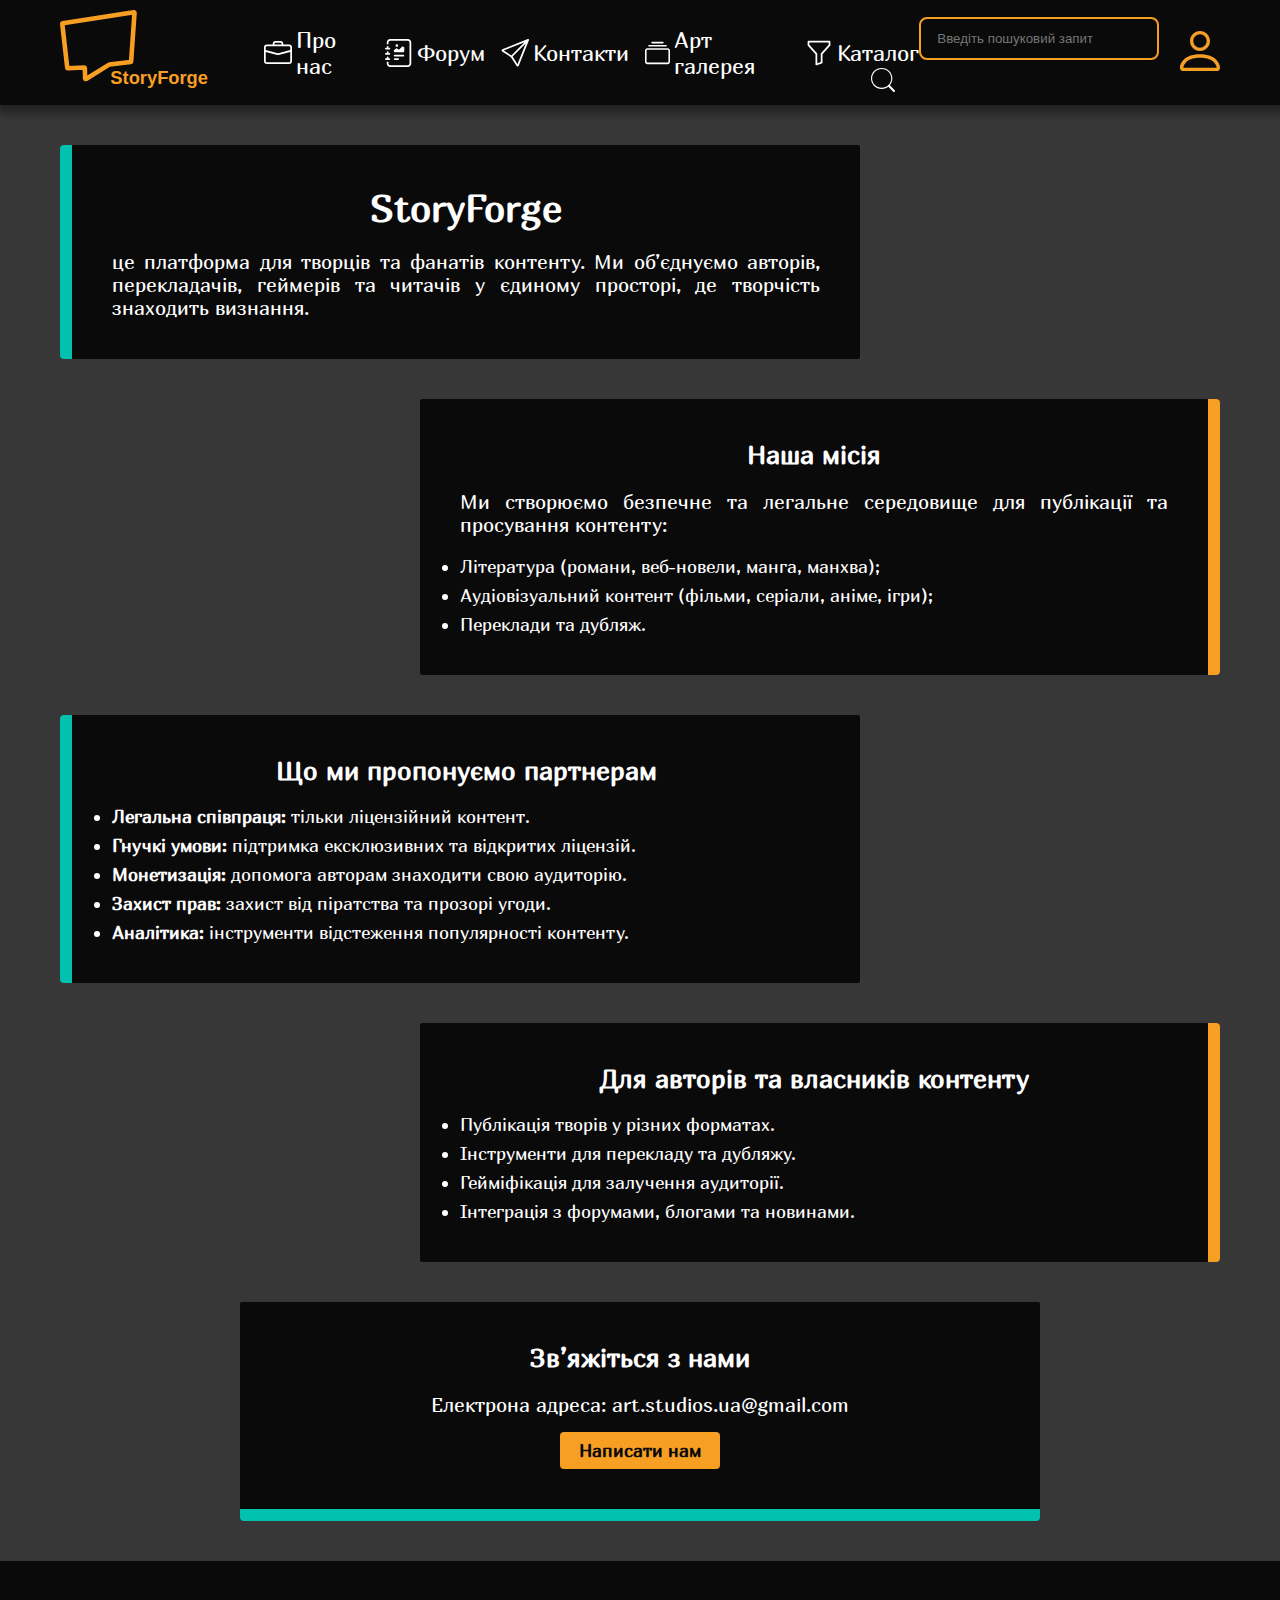
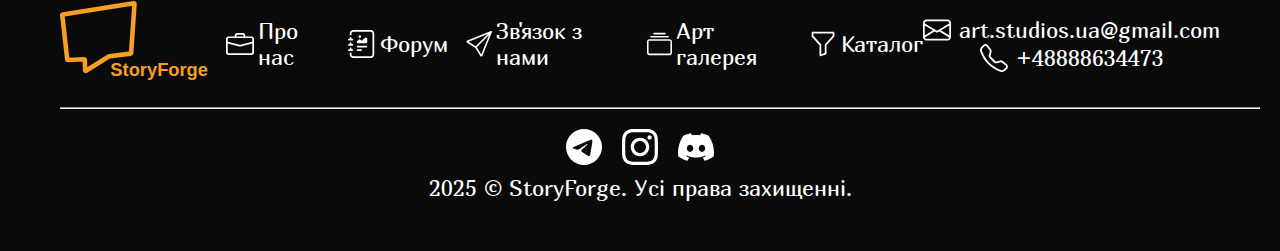
<file: pages/about.html>
<!DOCTYPE html>
<html lang="uk">
<head>
    <meta charset="UTF-8">
    <meta name="viewport" content="width=device-width, initial-scale=1.0">
    <link class="favicon" rel="icon" href="../images/ui/logo-favicon.svg" type="image/svg+xml">
    <link rel="stylesheet" href="../css/general.css">
    <link rel="stylesheet" href="../css/about.css">
    <title>StoryForge - Про нас</title>
</head>
<body>
    <header class="header">
        <div class="container">
            <div class="header-content">
                <nav class="nav-site">
                    <div class="logo-site">
                        <a href="../index.html">
                            <picture>
                                <img src="../images/ui/logo-site.svg" alt="Логотип сайту">
                            </picture>
                        </a>
                    </div>
                    <ul class="nav-site-list">
                        <li>
                            <a href="./about.html">
                                <img src="../images/ui/briefcase-white.svg" alt="Значок про нас">
                                <span>Про нас</span>
                            </a>
                        </li>
                        <li>
                            <a href="./articles.html">
                                <img src="../images/ui/journal-richtext.svg" alt="Значок форуму">
                                <span>Форум</span>
                            </a>
                        </li>
                        <li>
                            <a href="./contacts.html">
                                <img src="../images/ui/send.svg" alt="Значок контактів">
                                <span>Контакти</span>
                            </a>
                        </li>
                        <li>
                            <a href="./gallery.html">
                                <img src="../images/ui/union.svg" alt="Значок галереї">
                                <span>Арт галерея</span></a>
                        </li>
                        <li><a href="./katalog.html">
                                <img src="../images/ui/funnel.svg" alt="Значок каталогу">
                                <span>Каталог</span>
                            </a>
                        </li>
                    </ul>
                </nav>
                <nav class="nav-user">
                    <form action="#" method="get" class="search-form">
                        <fieldset>
                            <div class="search-box">
                                <input type="search" placeholder="Введіть пошуковий запит">
                                <img src="../images/ui/search-icon.svg" alt="Значок пошуку">
                            </div>
                        </fieldset>
                    </form>
                    <div class="user-box">
                        <a href="./signin.html" class="btn-user-signin">
                            <img src="../images/ui/person.svg" alt="Значок Реєстрації">
                        </a>
                    </div>
                </nav>
            </div>
        </div>
    </header>
    <main class="main">
        <div class="container">
            <section class="about-box">
                <div class="about-box-section-1">
                    <div>
                        <h1>StoryForge</h1>
                        <p>
                            це платформа для творців та фанатів контенту.
                            Ми об’єднуємо авторів, перекладачів, геймерів 
                            та читачів у єдиному просторі, де творчість знаходить визнання.
                        </p>
                    </div>
                </div>
                <div class="about-box-section-2">
                    <div>
                        <h2>Наша місія</h2>
                        <p>Ми створюємо безпечне та легальне середовище для публікації та просування контенту:</p>
                        <ul>
                            <li>Література (романи, веб-новели, манга, манхва);</li>
                            <li>Аудіовізуальний контент (фільми, серіали, аніме, ігри);</li>
                            <li>Переклади та дубляж.</li>
                        </ul>
                    </div>
                </div>
                <div class="about-box-section-3">
                     <h2>Що ми пропонуємо партнерам</h2>
                    <ul>
                        <li><strong>Легальна співпраця:</strong> тільки ліцензійний контент.</li>
                        <li><strong>Гнучкі умови:</strong> підтримка ексклюзивних та відкритих ліцензій.</li>
                        <li><strong>Монетизація:</strong> допомога авторам знаходити свою аудиторію.</li>
                        <li><strong>Захист прав:</strong> захист від піратства та прозорі угоди.</li>
                        <li><strong>Аналітика:</strong> інструменти відстеження популярності контенту.</li>
                    </ul>
                </div>
                <div class="about-box-section-4">
                    <div>
                        <h2>Для авторів та власників контенту</h2>
                        <ul>
                            <li>Публікація творів у різних форматах.</li>
                            <li>Інструменти для перекладу та дубляжу.</li>
                            <li>Гейміфікація для залучення аудиторії.</li>
                            <li>Інтеграція з форумами, блогами та новинами.</li>
                        </ul>
                    </div>
                </div>
                <div class="about-box-section-contacs">
                    <div>
                        <h2>Зв’яжіться з нами</h2>
                        <p>Електрона адреса: art.studios.ua@gmail.com</p>
                        <a class="contact-btn" href="mailto:art.studios.ua@gmail.com">
                            <span>Написати нам</span>
                        </a>
                    </div>
                </div>
            </section>
        </div>
    </main>
    <footer class="footer">
        <div class="container">
            <div class="footer-content">
                <nav class="footer-nav-site">

                    <div class="footer-logo-site">
                        <a href="../index.html">
                            <picture>
                                <img src="../images/ui/logo-site.svg" alt="Логотип сайту">
                            </picture>
                        </a>
                    </div>

                    <ul class="footer-nav-site-list">
                        <li>
                            <a href="./about.html">
                                <img src="../images/ui/briefcase-white.svg" alt="Значок про нас">
                                <span>Про нас</span>
                            </a>
                        </li>
                        <li>
                            <a href="./articles.html">
                                <img src="../images/ui/journal-richtext.svg" alt="Значок форуму">
                                <span>Форум</span>
                            </a>
                        </li>
                        <li>
                            <a href="./katalog.html">
                                <img src="../images/ui/send.svg" alt="Значок контактів">
                                <span>Зв'язок з нами</span>
                            </a>
                        </li>
                        <li>
                            <a href="./gallery.html">
                                <img src="../images/ui/union.svg" alt="Значок галереї">
                                <span>Арт галерея</span></a>
                        </li>
                        <li><a href="./katalog.html">
                                <img src="../images/ui/funnel.svg" alt="Значок каталогу">
                                <span>Каталог</span>
                            </a>
                        </li>
                    </ul>
                    <ul class="contacs-list">
                        <li>
                            <a href="mailto:art.studios.ua@gmail.com">
                                <img src="../images/ui/envelope.svg" alt="Значок електроної адреси">
                                <span>art.studios.ua@gmail.com</span>
                            </a>
                        </li>
                        <li>
                            <a href="tel:+48888634473">
                                <img src="../images/ui/telephone.svg" alt="Значок телефону">
                                <span>+48888634473</span>
                            </a>
                        </li>
                    </ul>
                </nav>
                <hr>
                <ul class="social-contacs-list">
                    <li>
                        <a href="#" target="_blank">
                            <img src="../images/ui/telegram.svg" alt="Логотип telegram">
                        </a>
                    </li>
                    <li>
                        <a href="#" target="_blank">
                            <img src="../images/ui/instagram.svg" alt="Логотип instagram">
                        </a>
                    </li>
                    <li>
                        <a href="#" target="_blank">
                            <img src="../images/ui/discord.svg" alt="Логотип discord">
                        </a>
                    </li>
                </ul>
                <p class="footer-info-p">
                    2025 &copy; StoryForge. Усі права захищенні.
            </div>
        </div>
    </footer>
</body>
</html>
</file>
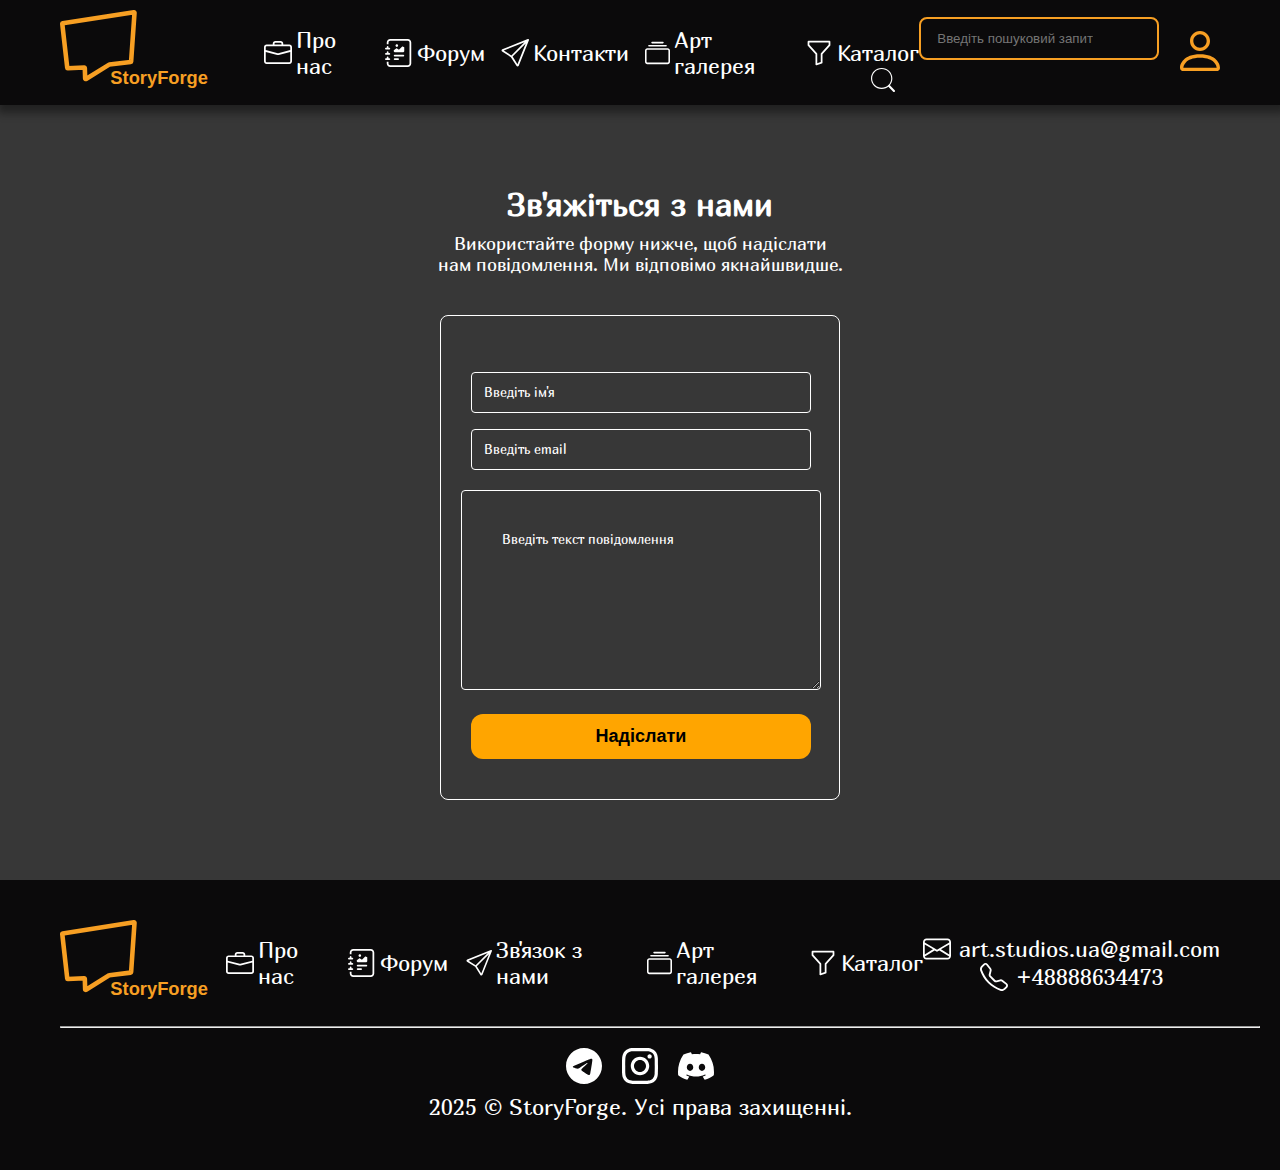
<file: pages/contacts.html>
<!DOCTYPE html>
<html lang="uk">
<head>
    <meta charset="UTF-8">
    <meta name="viewport" content="width=device-width, initial-scale=1.0">
    <link class="favicon" rel="icon" href="/images/ui/logo-favicon.svg" type="image/svg+xml">
    <link rel="stylesheet" href="/css/general.css">
    <link rel="stylesheet" href="/css/contacts.css">
    <title>StoryForge - Зв'язок з нами</title>
</head>
<body>
    <header class="header">
        <div class="container">
            <div class="header-content">
                <nav class="nav-site">
                    <div class="logo-site">
                        <a href="/index.html">
                            <picture>
                                <img src="/images/ui/logo-site.svg" alt="logo-site">
                            </picture>
                        </a>
                    </div>
                    <ul class="nav-site-list">
                        <li>
                            <a href="/pages/about.html">
                                <img src="/images/ui/briefcase-white.svg" alt="about-icon">
                                <span>Про нас</span>
                            </a>
                        </li>
                        <li>
                            <a href="/pages/articles.html">
                                <img src="/images/ui/journal-richtext.svg" alt="articles-icon">
                                <span>Форум</span>
                            </a>
                        </li>
                        <li>
                            <a href="/pages/contacts.html">
                                <img src="/images/ui/send.svg" alt="contacs-icons">
                                <span>Контакти</span>
                            </a>
                        </li>
                        <li>
                            <a href="/pages/gallery.html">
                                <img src="/images/ui/union.svg" alt="gallery-icon">
                                <span>Арт галерея</span></a>
                        </li>
                        <li><a href="/pages/katalog.html">
                                <img src="/images/ui/funnel.svg" alt="katalog-icon">
                                <span>Каталог</span>
                            </a>
                        </li>
                    </ul>
                </nav>
                <nav class="nav-user">
                    <form action="#" method="get" class="search-form">
                        <fieldset>
                            <div class="search-box">
                                <input type="search" placeholder="Введіть пошуковий запит">
                                <img src="/images/ui/search-icon.svg" alt="search-icon">
                            </div>
                        </fieldset>
                    </form>
                    <div class="user-box">
                        <a href="/pages/signin.html" class="btn-user-signin">
                            <img src="/images/ui/person.svg" alt="signin-icon">
                        </a>
                    </div>
                </nav>
            </div>
        </div>
    </header>

    <main>
        <section>
            <h1>Зв'яжіться з нами</h2>
            <p>
                Використайте форму нижче, щоб надіслати <br> нам повідомлення.
                Ми відповімо якнайшвидше.
            </p>
            
            <form action="#" method="post" class="form-feadback-box">
                <fieldset>
                    <input type="text" id="name" name="name" placeholder="Введіть ім'я" required>

                    <input type="email" id="email" name="email" placeholder="Введіть email" required>

                    <textarea id="message" name="message" rows="5" placeholder="Введіть текст повідомлення" required></textarea>

                    <button type="submit">Надіслати</button>
                </fieldset>
            </form>
        </section>
    </main>

    <footer class="footer">
        <div class="container">
            <div class="footer-content">
                <nav class="footer-nav-site">

                    <div class="footer-logo-site">
                        <a href="/index.html">
                            <picture>
                                <img src="/images/ui/logo-site.svg" alt="logo-site">
                            </picture>
                        </a>
                    </div>

                    <ul class="footer-nav-site-list">
                        <li>
                            <a href="/pages/about.html">
                                <img src="/images/ui/briefcase-white.svg" alt="about-icon">
                                <span>Про нас</span>
                            </a>
                        </li>
                        <li>
                            <a href="/pages/articles.html">
                                <img src="/images/ui/journal-richtext.svg" alt="articles-icon">
                                <span>Форум</span>
                            </a>
                        </li>
                        <li>
                            <a href="/pages/contacts.html">
                                <img src="/images/ui/send.svg" alt="contacs-icons">
                                <span>Зв'язок з нами</span>
                            </a>
                        </li>
                        <li>
                            <a href="/pages/gallery.html">
                                <img src="/images/ui/union.svg" alt="gallery-icon">
                                <span>Арт галерея</span></a>
                        </li>
                        <li><a href="/pages/katalog.html">
                                <img src="/images/ui/funnel.svg" alt="katalog-icon">
                                <span>Каталог</span>
                            </a>
                        </li>
                    </ul>
                    <ul class="contacs-list">
                        <li>
                            <a href="mailto:art.studios.ua@gmail.com">
                                <img src="/images/ui/envelope.svg" alt="envelope-icon">
                                <span>art.studios.ua@gmail.com</span>
                            </a>
                        </li>
                        <li>
                            <a href="tel:+48888634473">
                                <img src="/images/ui/telephone.svg" alt="telephone-icon">
                                <span>+48888634473</span>
                            </a>
                        </li>
                    </ul>
                </nav>
                <hr>
                <ul class="social-contacs-list">
                    <li>
                        <a href="#" target="_blank">
                            <img src="/images/ui/telegram.svg" alt="telegram-icon">
                        </a>
                    </li>
                    <li>
                        <a href="#" target="_blank">
                            <img src="/images/ui/instagram.svg" alt="instagram-icon">
                        </a>
                    </li>
                    <li>
                        <a href="#" target="_blank">
                            <img src="/images/ui/discord.svg" alt="discord-icon">
                        </a>
                    </li>
                </ul>
                <p class="footer-info-p">
                    2025 &copy; StoryForge. Усі права захищенні.
            </div>
        </div>
    </footer>
</body>
</html>
</file>
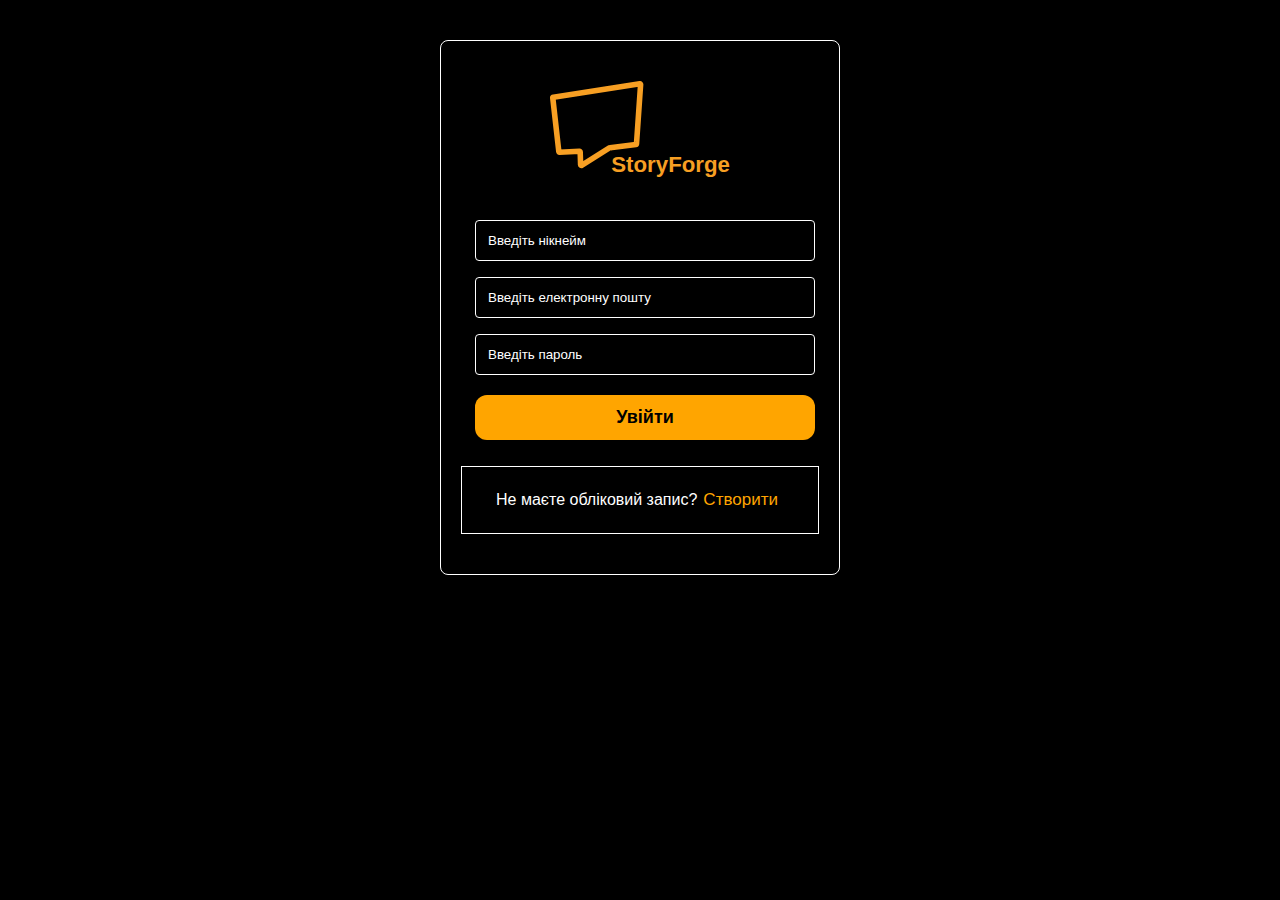
<file: pages/signin.html>
<!DOCTYPE html>
<html lang="uk">
  <head>
    <meta charset="UTF-8" />
    <meta name="viewport" content="width=device-width, initial-scale=1.0" />
    <link class="favicon" rel="icon" type="image/svg+xml" href="/images/ui/logo-favicon.svg"/>
    <title>StoryForge - Сторінка входу/реєстрації</title>
    <link rel="stylesheet" href="/css/signin.css" />
  </head>
  <body>
    <main>
      <div class="container">
        <section class="login-form-box">
          <div class="logo-site">
            <a href="/index.html">
              <img src="/images/ui/logo-site.svg" alt="logo-site"/>
            </a>
          </div>
          <form class="login-form" action="#" method="post">
            <fieldset>
              <label for="login-name">Нікнейм</label>
              <input
                type="text"
                id="login-name"
                placeholder="Введіть нікнейм"
                name="loginUserName" required
              />
              <!-- <label for="login-email">Електронна пошта</label> -->
              <input
                type="email"
                id="login-email"
                placeholder="Введіть електронну пошту"
                name="loginUserEmail"
                required
              />
              <!-- <label for="login-password">Пароль</label> -->
              <input
                type="password"
                id="login-password"
                placeholder="Введіть пароль"
                name="loginUserPassword"
                required
              />
              <button onclick="btnAlert()" type="submit">Увійти</button>
            </fieldset>
          </form>
          <div class="controller-btn">
            <p>Не маєте обліковий запис?</p>
            <button onclick="slideRegisterForm()" type="button">
              Створити
            </button>
          </div>
        </section>
        <section class="register-form-box">
          <div class="logo-site">
            <a href="/index.html">
              <img src="/images/ui/logo-site.svg" alt="logo-site" />
            </a>
          </div>
          <form action="#" class="register-form" method="post">
            <fieldset>
              <!-- <label for="register-name">Нікнейм</label> -->
              <input
                type="text"
                id="register-name"
                placeholder="Створіть нікнейм"
                name="registerUserName"
                required
              />
              <!-- <label for="register-email">Електронна пошта</label> -->
              <input
                type="email"
                id="register-email"
                placeholder="Введіть електронну пошту"
                name="registerUserEmail"
                required
              />
              <!-- <label for="register-password">Пароль</label> -->
              <input
                type="password"
                id="register-password"
                placeholder="Вигадайте пароль"
                name="registerUserPassword"
                required
              />
              <input
                type="password"
                id="register-password-repeat"
                placeholder="Повторіть пароль"
                name="registerUserPasswordRepeat"
                required
              />
              <p>
                Створюючи обліковий запис, <br />
                ви погоджуєтеся з нашими
                <a href="#"
                  >Умовами та <br />
                  Політикою конфіденційності
                </a>.
              </p>
              <button onclick="btnAlert()" type="submit">Зареєструватися</button>
            </fieldset>
          </form>
          <div class="controller-btn">
            <p>Вже маєте обліковий запис?</p>
            <button onclick="slideLoginForm()" type="button">Увійти</button>
          </div>
        </section>
      </div>
    </main>
    <script>
    let loginForm = document.querySelector(".login-form-box");
    let registerForm = document.querySelector(".register-form-box");

    // function slideLoginForm() {
    //   loginForm.innerHTML.style.display = "block";

    //   registerForm.innerHTML.style.display = "none";
    // }
    function slideRegisterForm() {
      registerForm.style.display = "block";
      loginForm.style.display = "none";
    }
    function slideLoginForm() {
      registerForm.style.display = "none";
      loginForm.style.display = "block";
    }
    function btnAlert() {
      window.alert("Наданий момент ця функція знаходиться на етапі розробки!");
    }
  </script>
  </body>
</html>
</file>
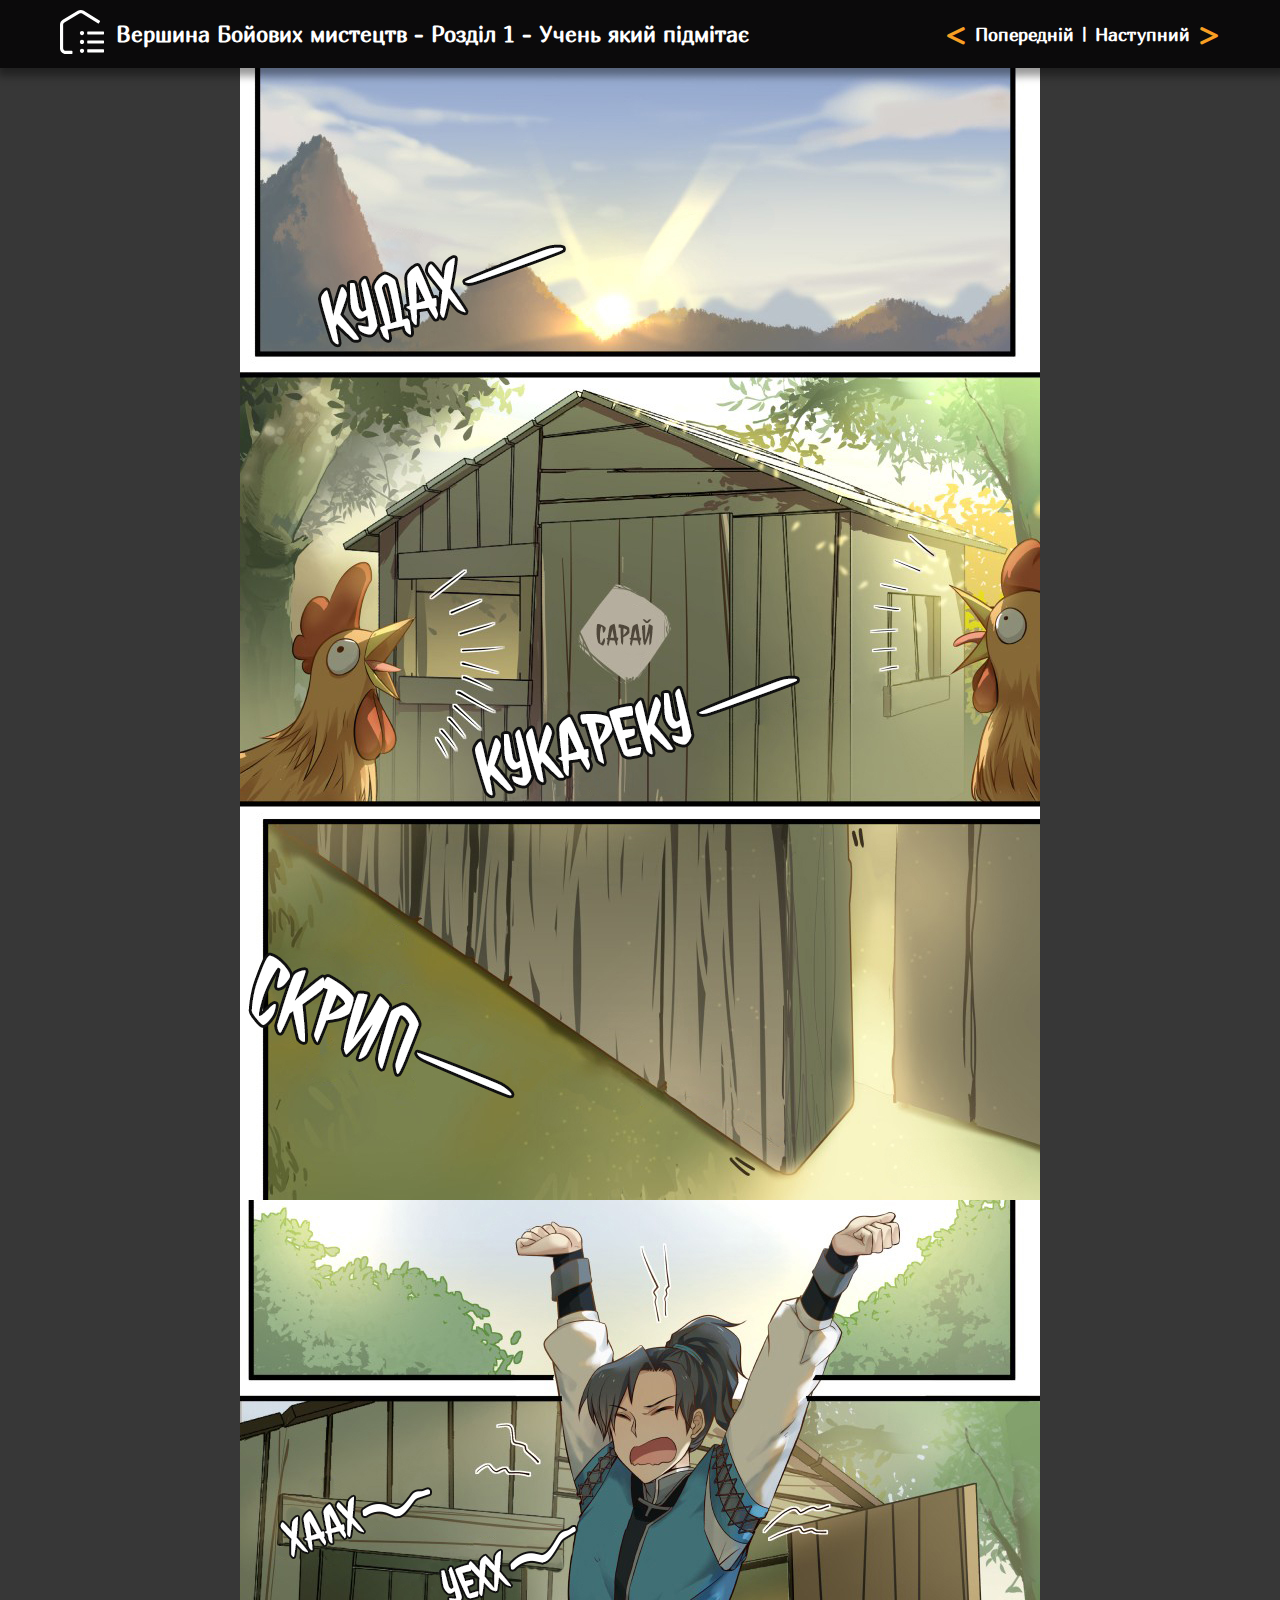
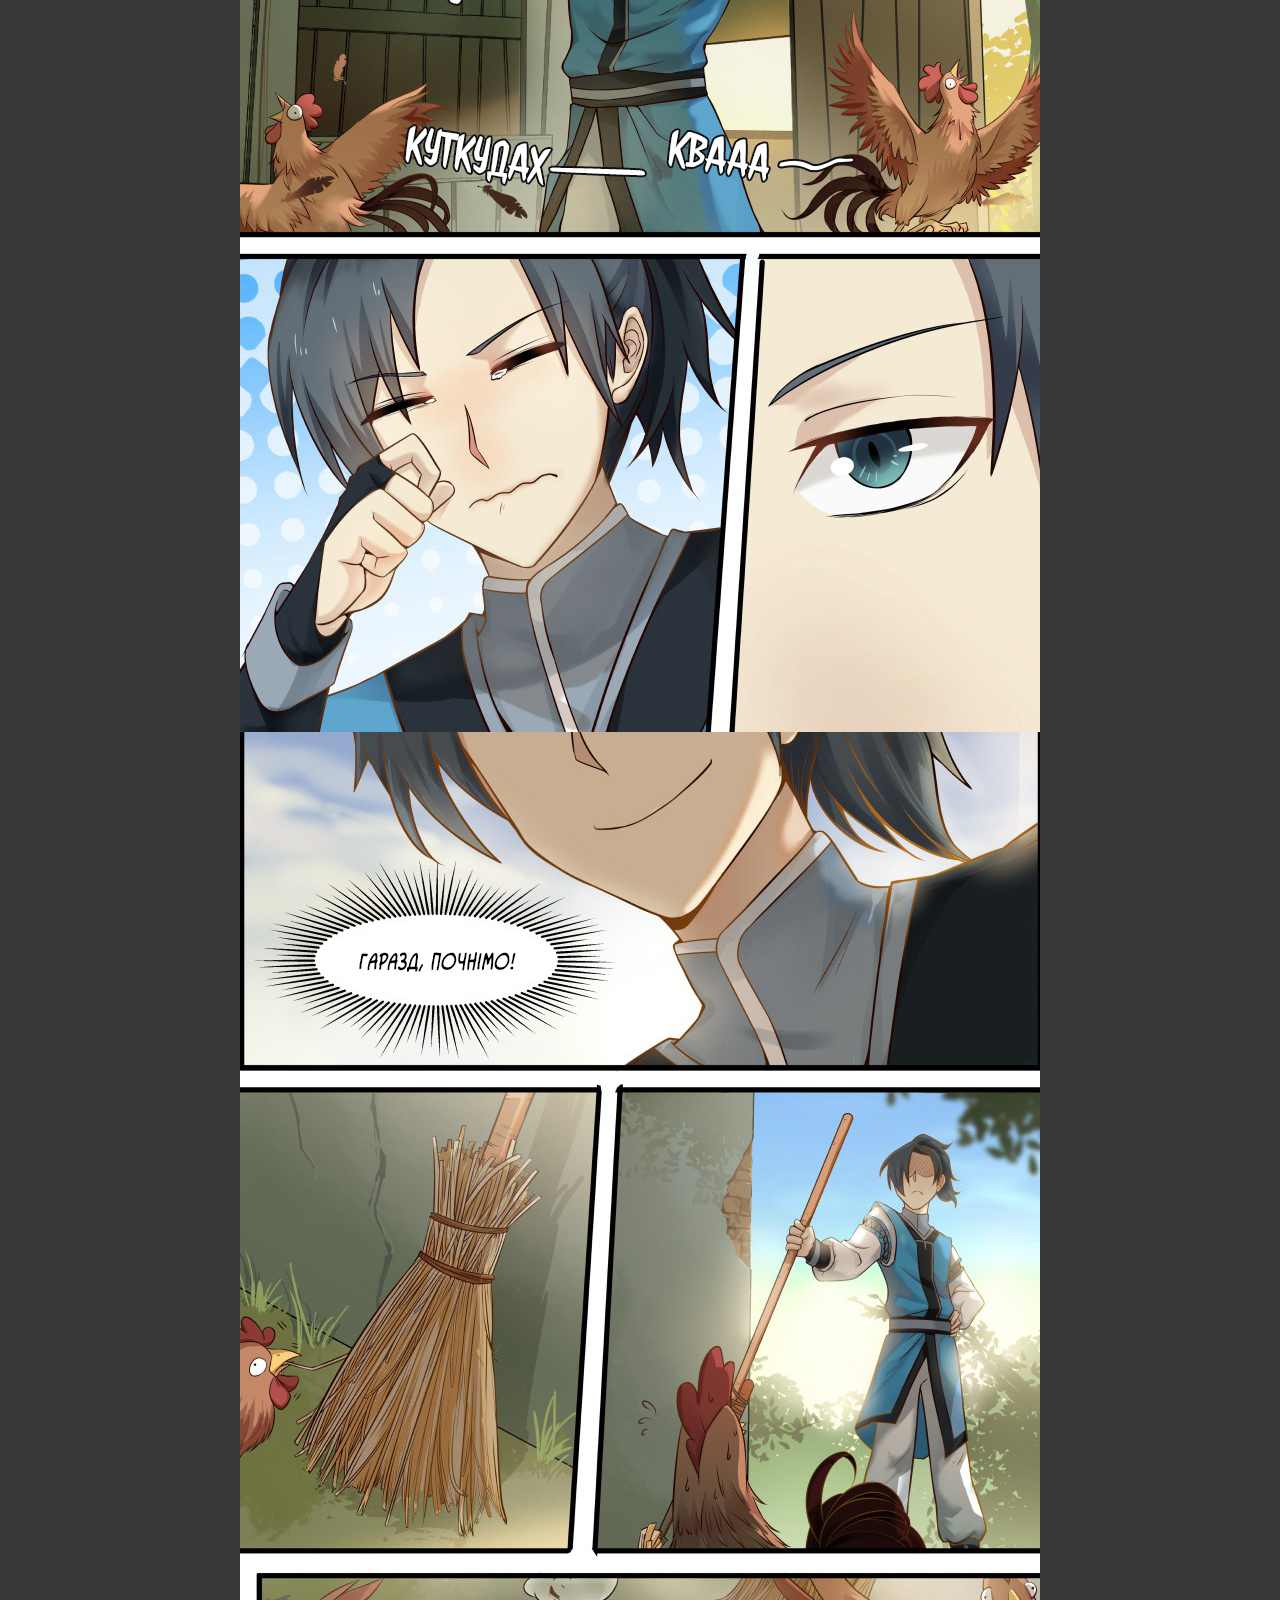
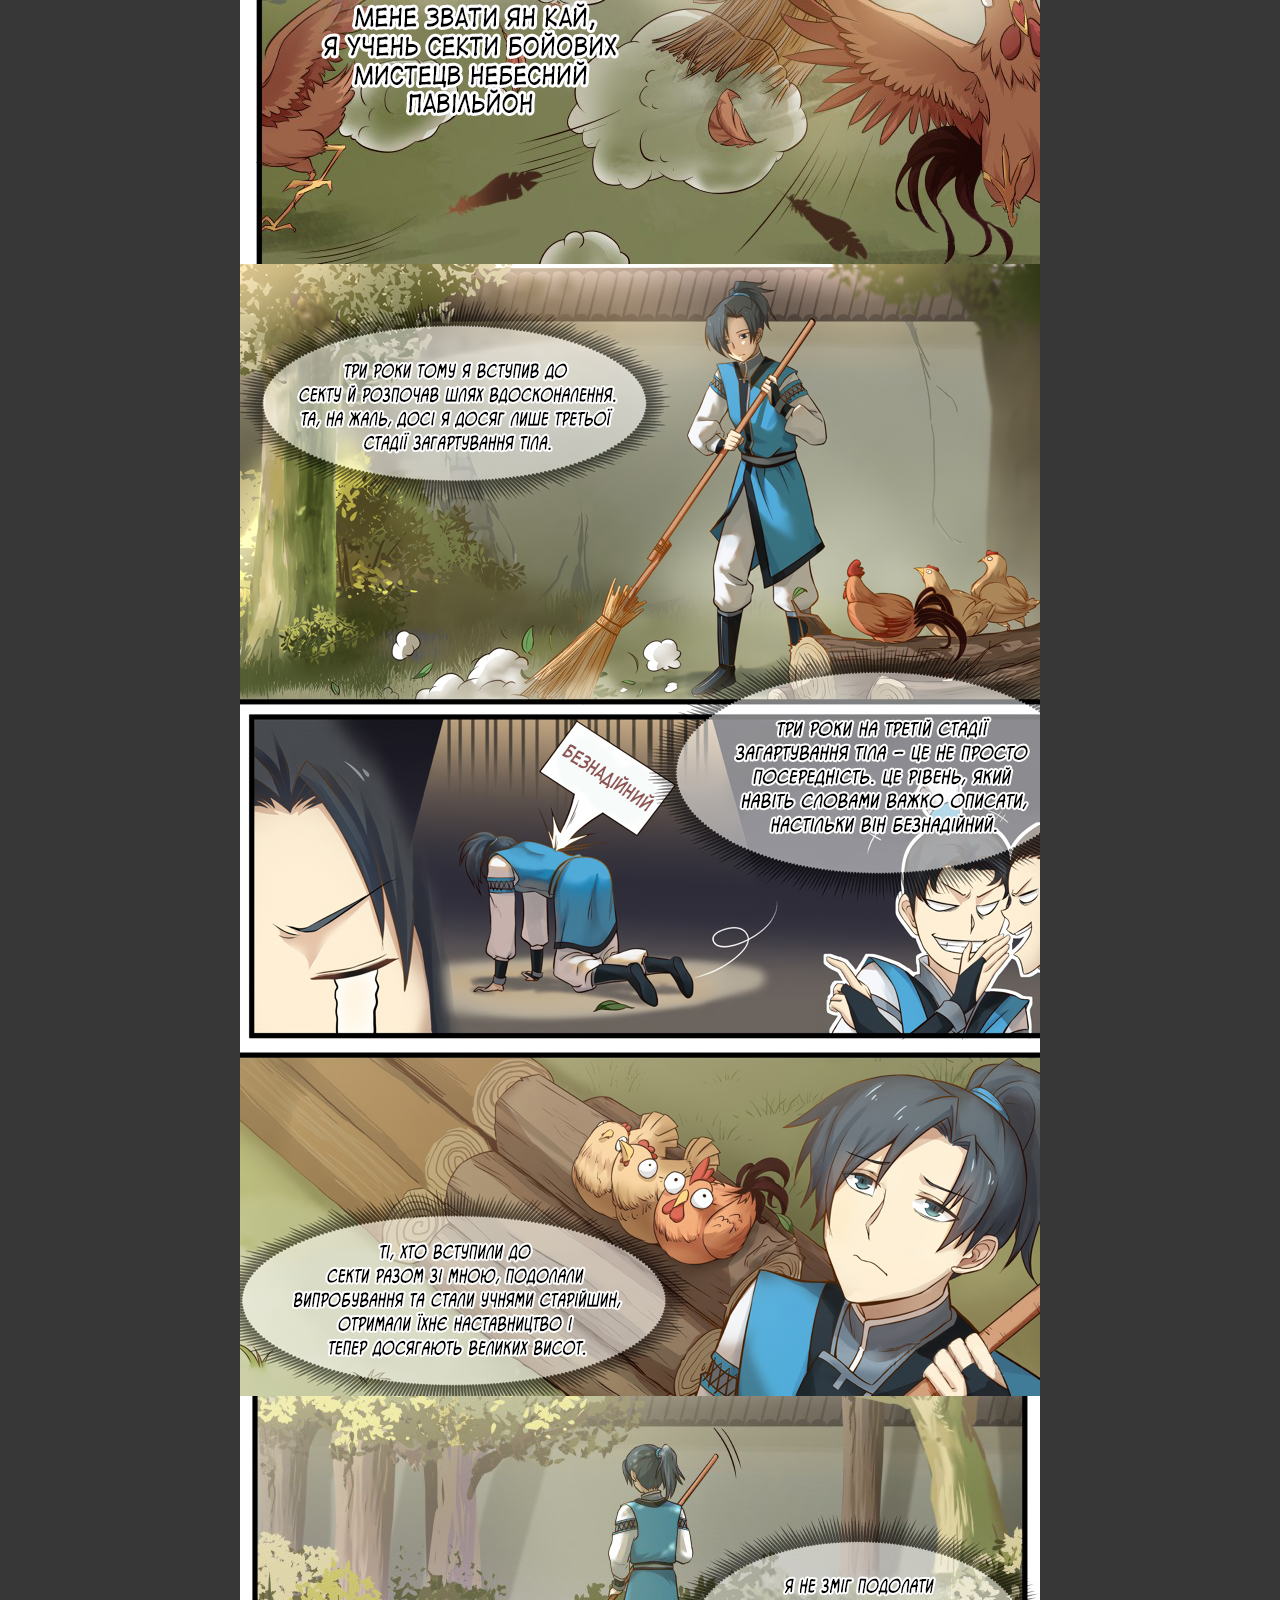
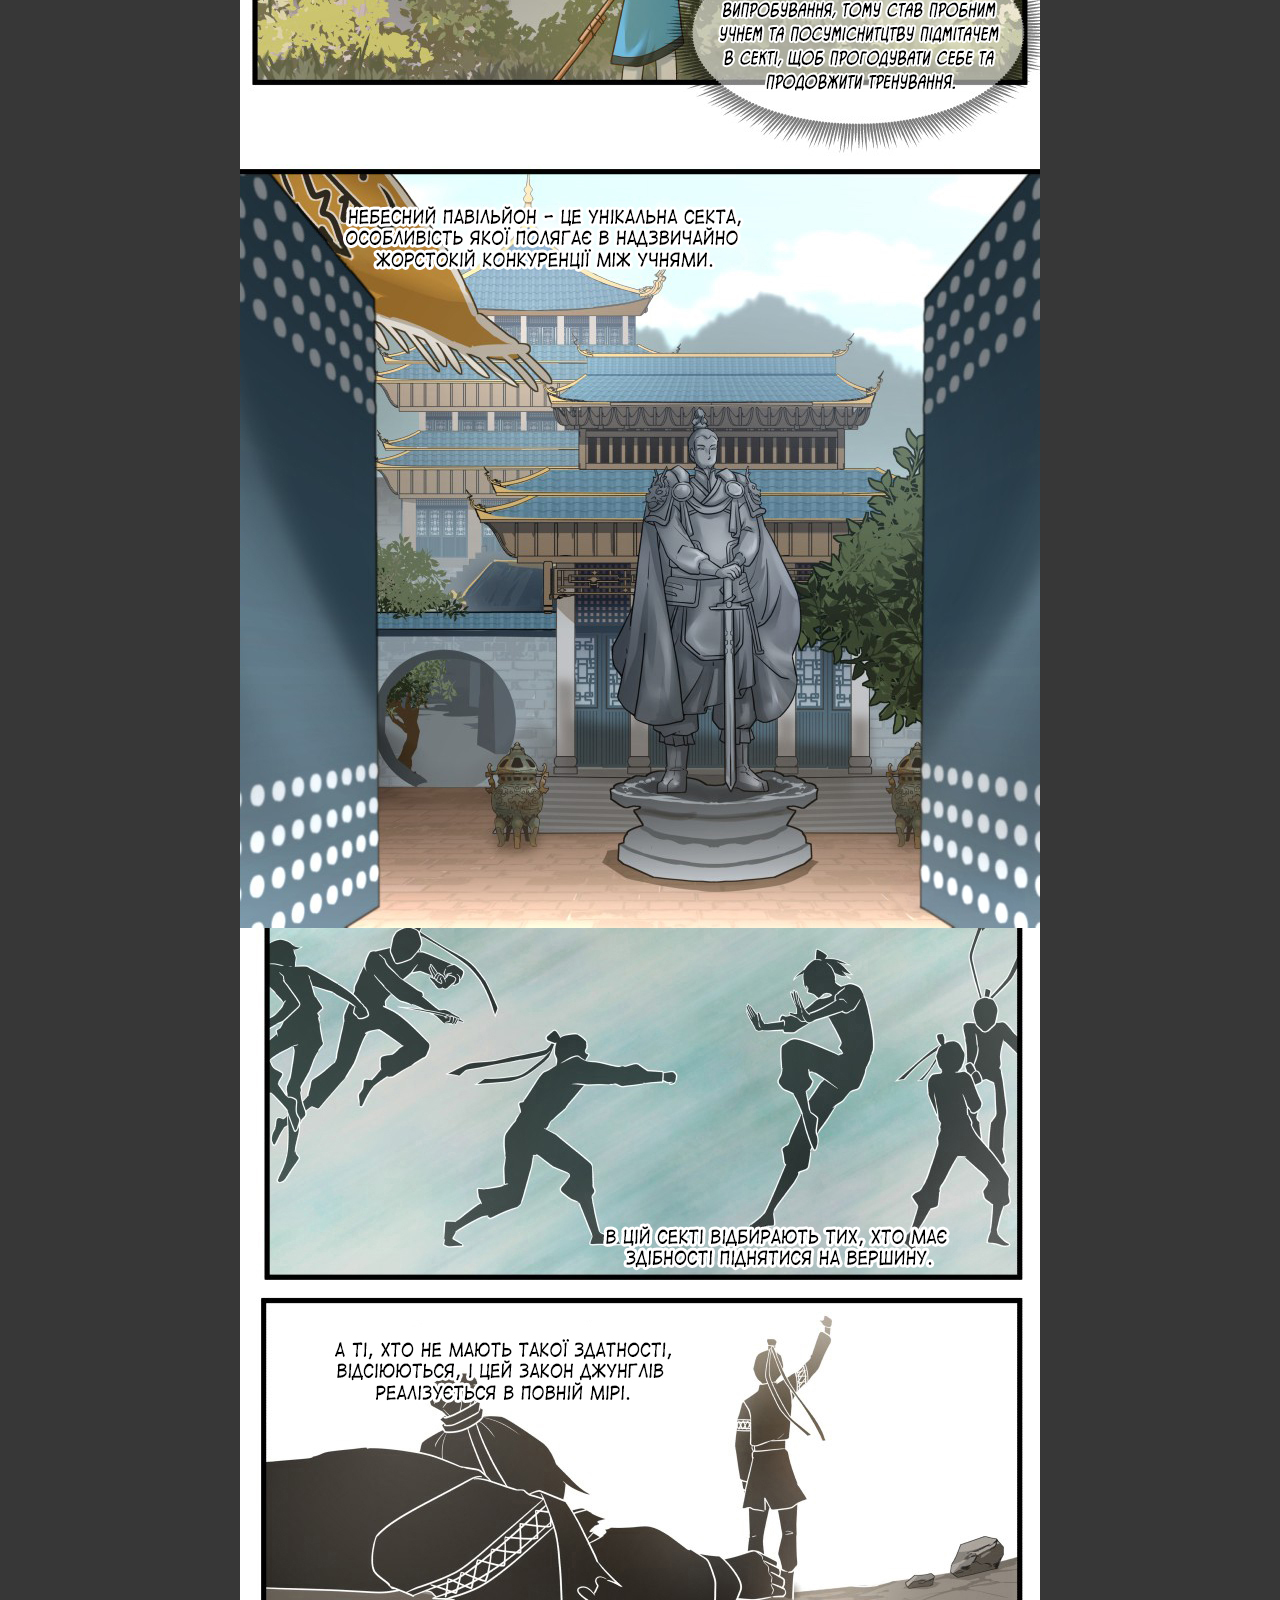
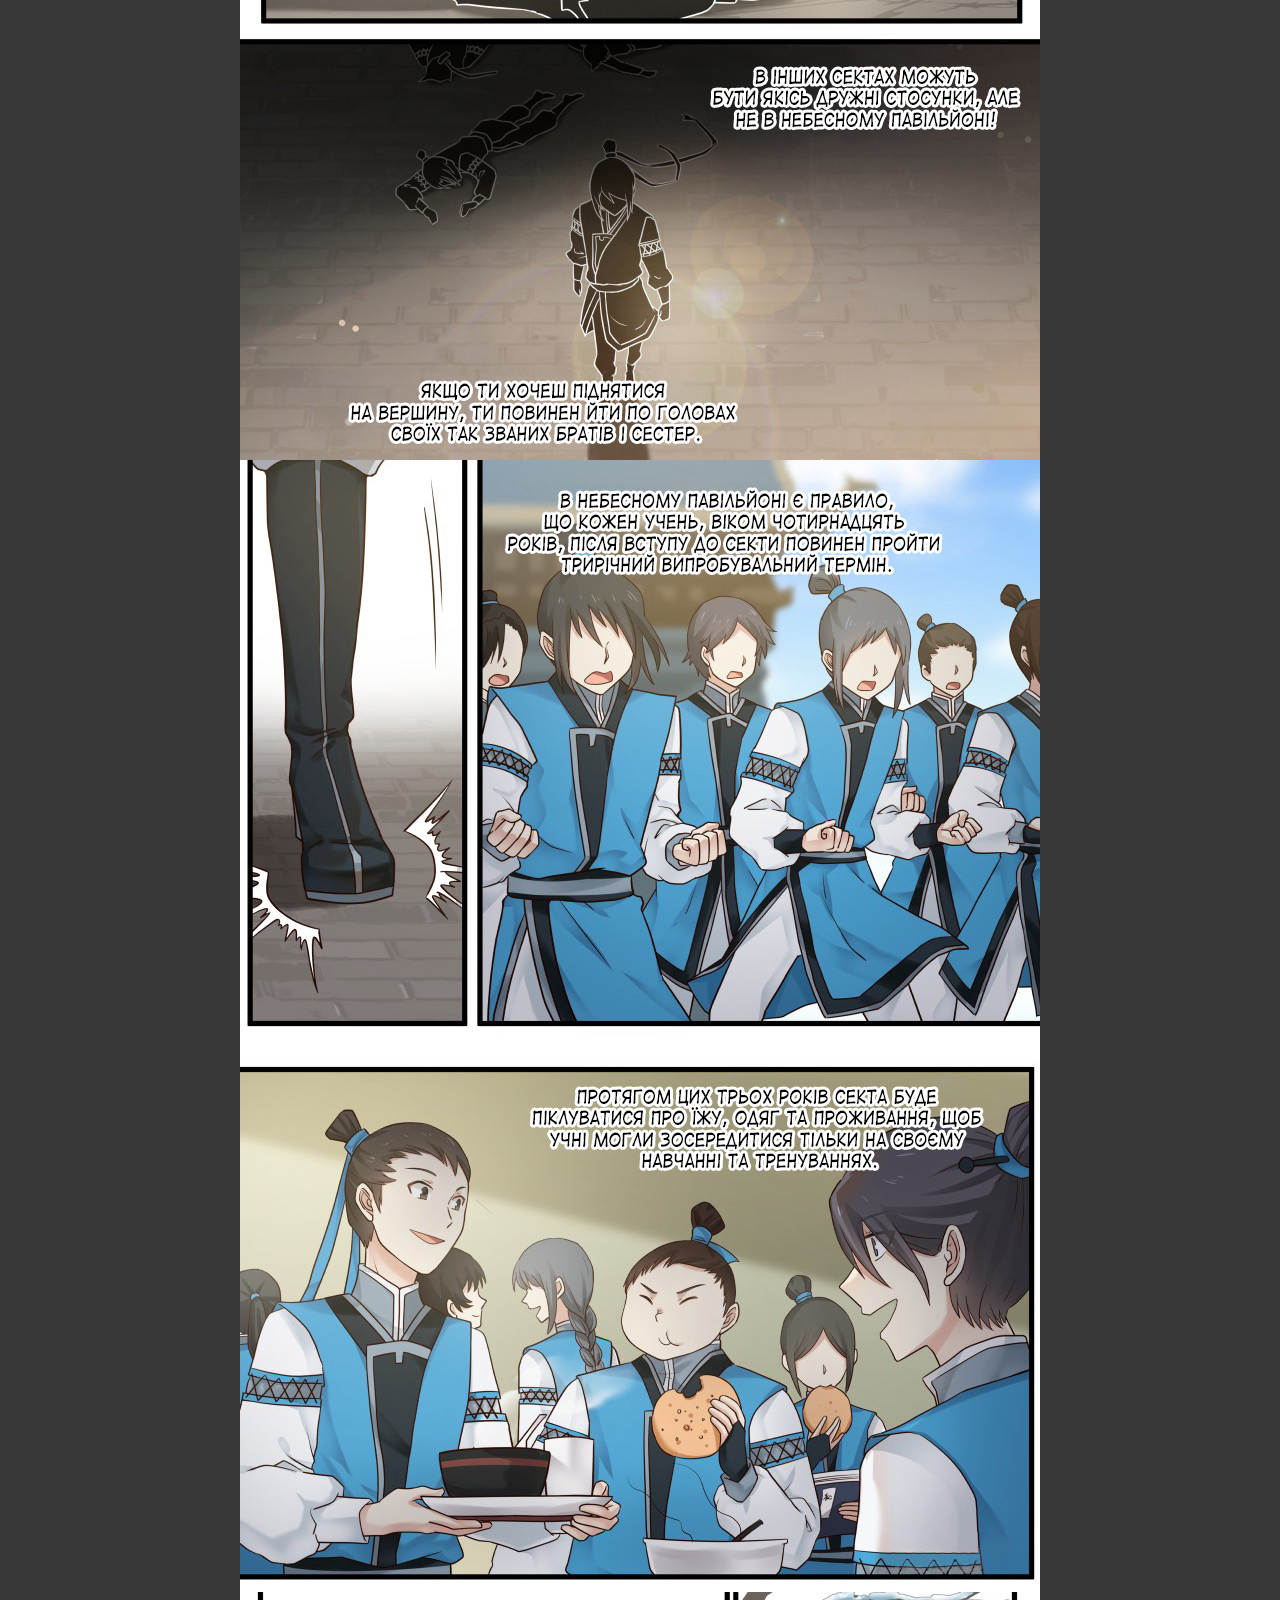
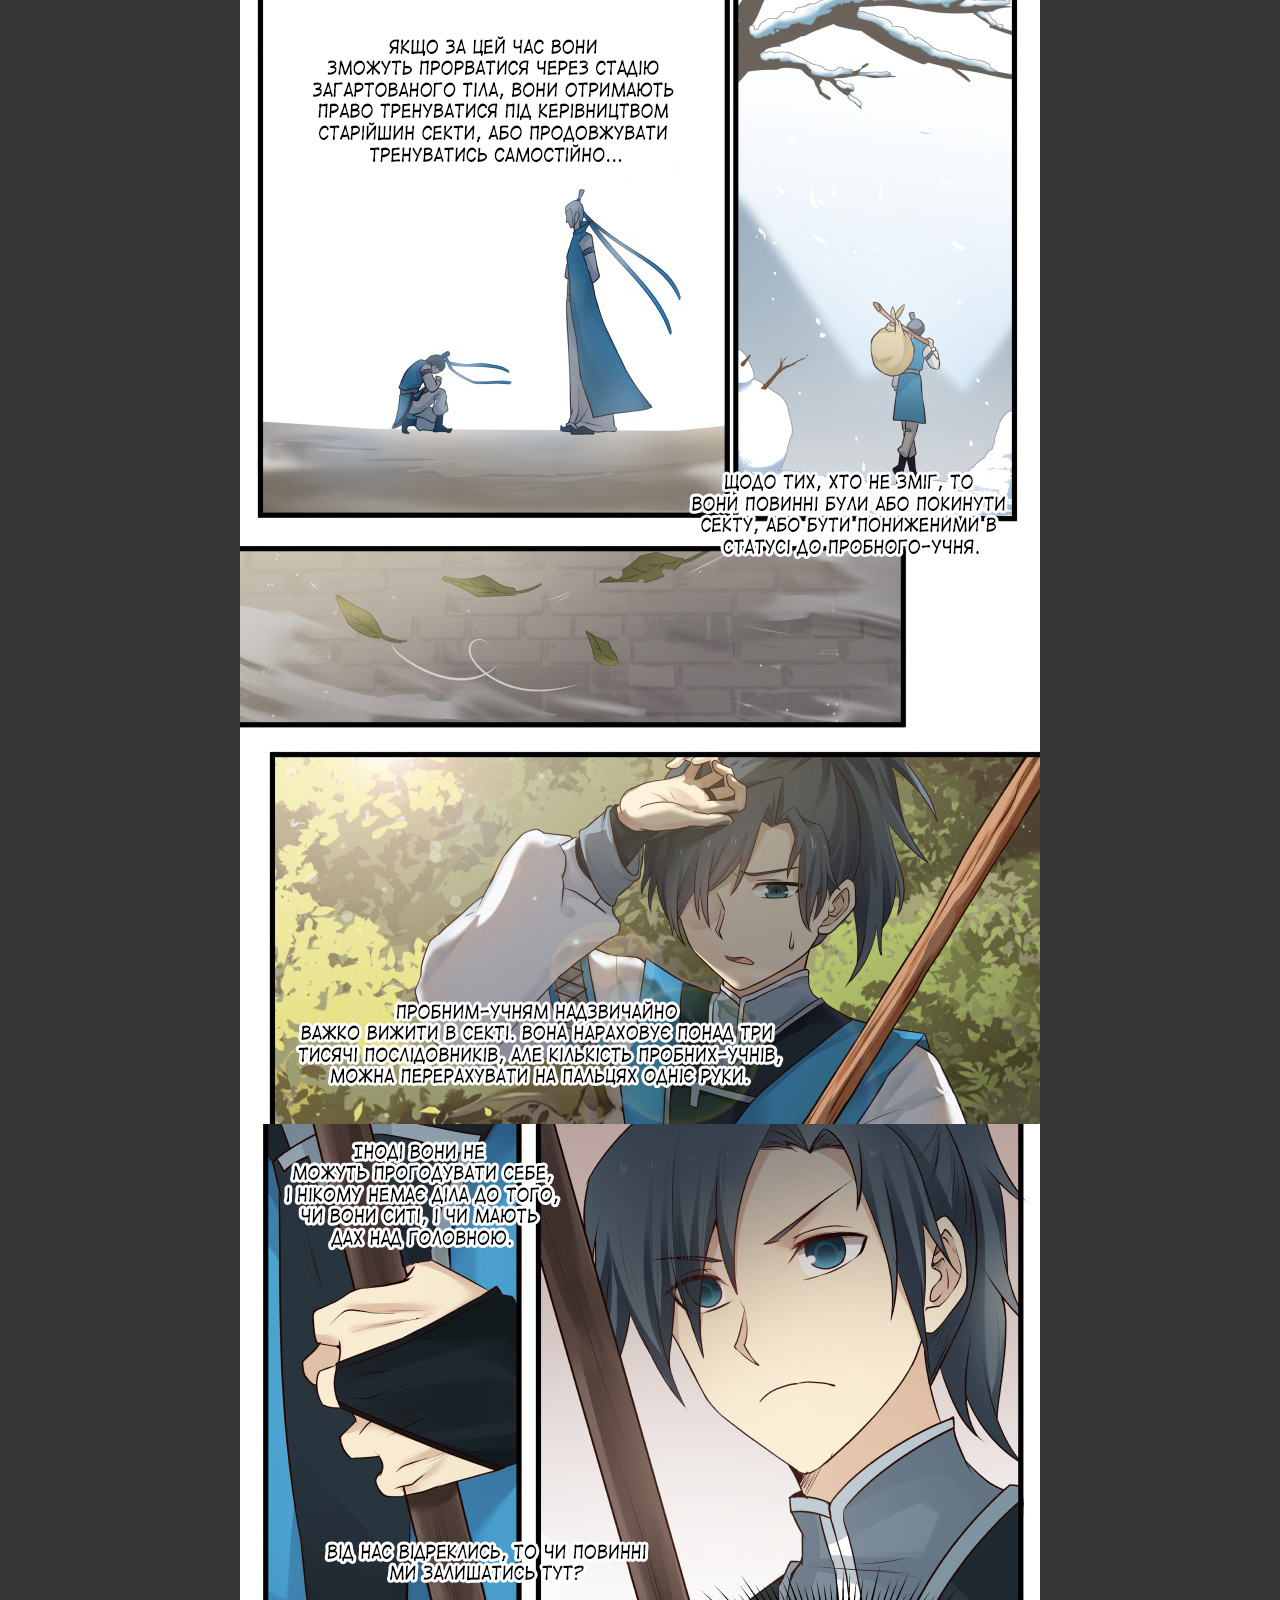
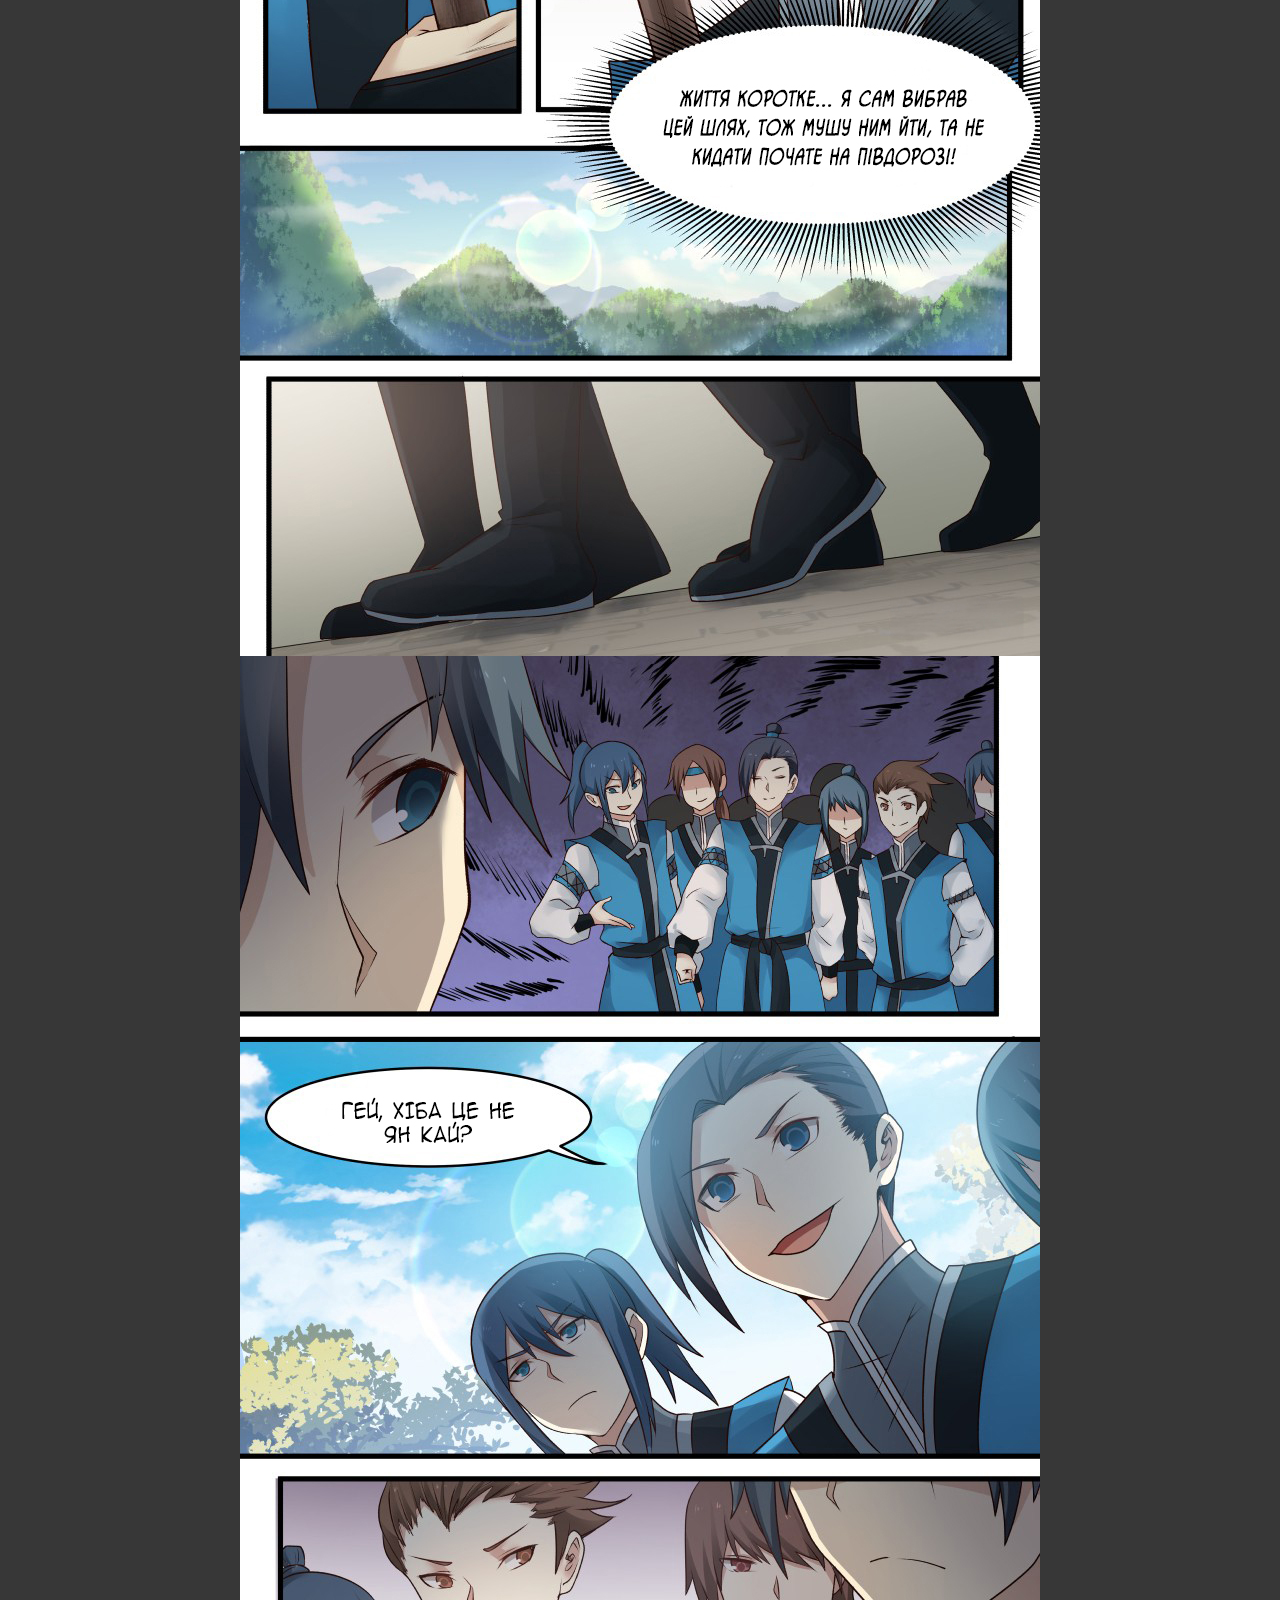
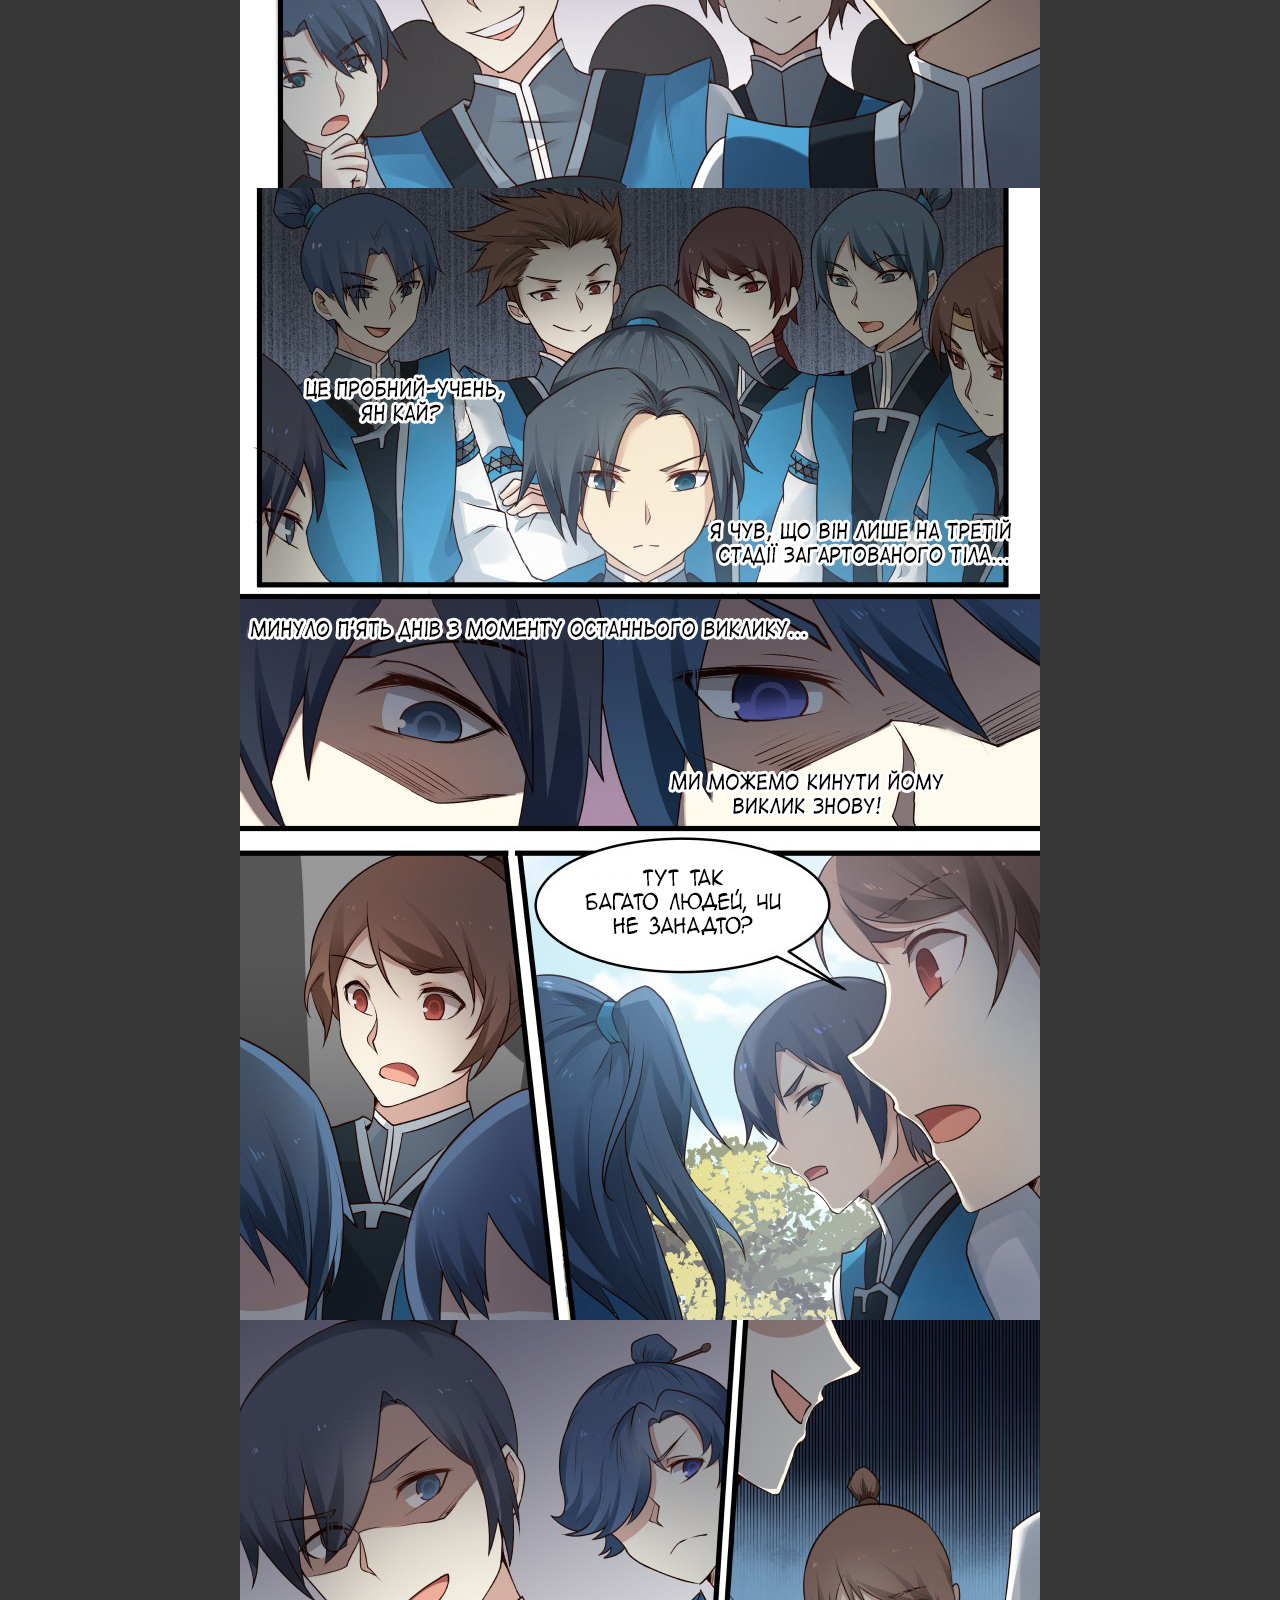
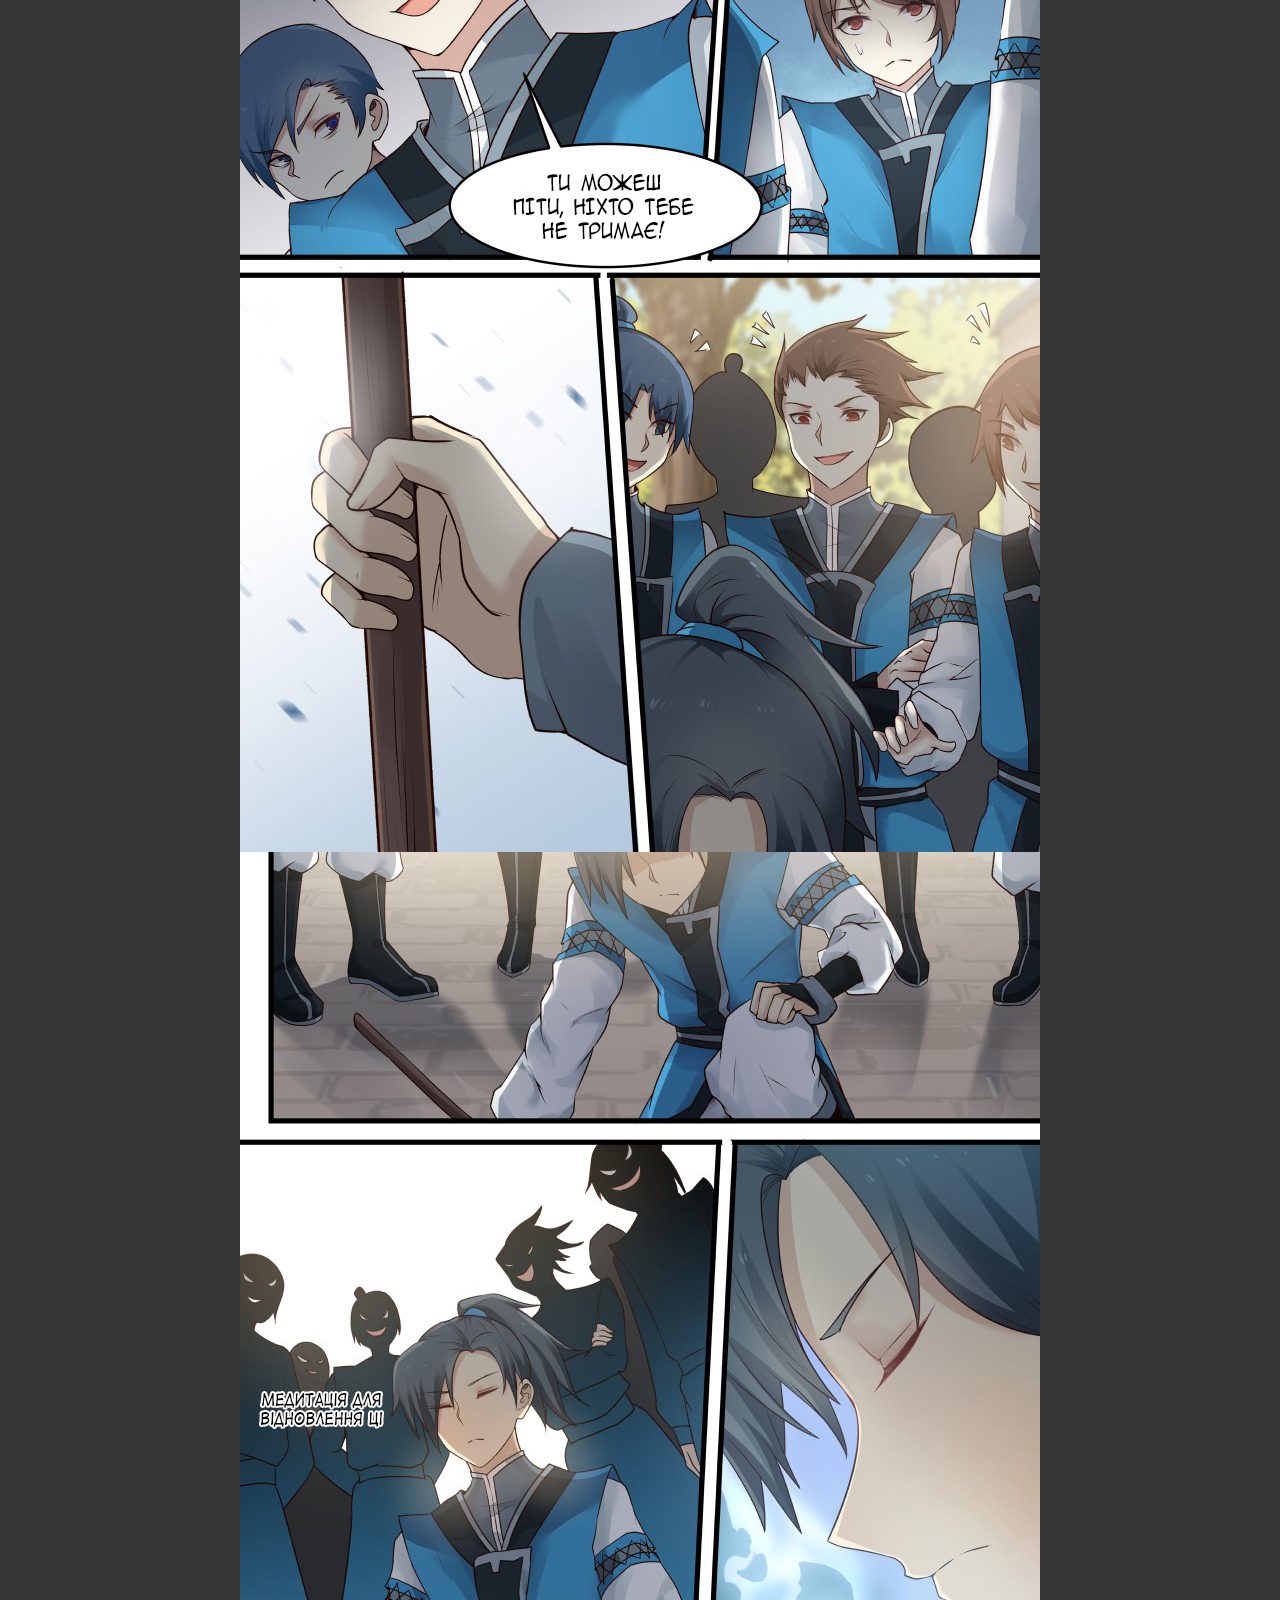
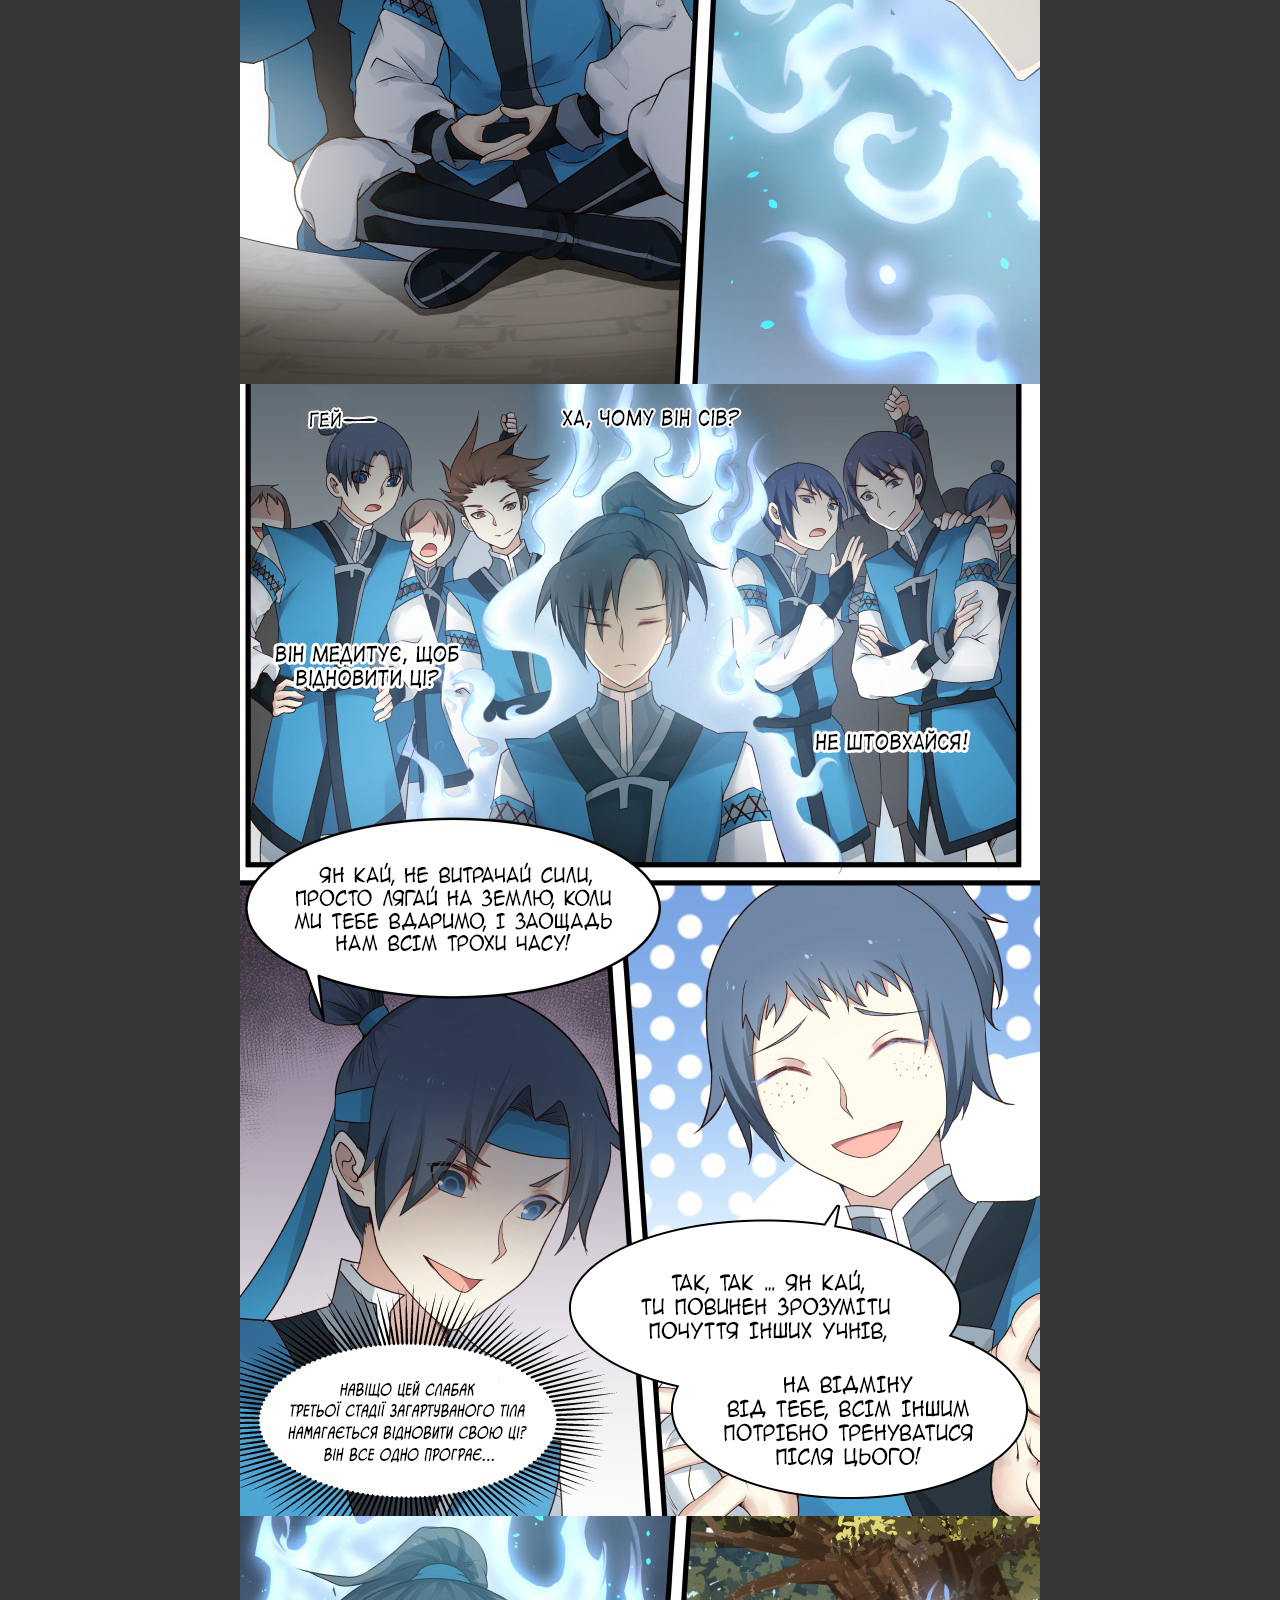
<file: manhua/martial-peak/1-chapter.html>
<!DOCTYPE html>
<html lang="uk">
<head>
    <meta charset="UTF-8">
    <meta name="viewport" content="width=device-width, initial-scale=1.0">
    <link rel="stylesheet" href="/css/chapter.css">
    <link rel="stylesheet" href="/css/general.css">
    <link class="favicon" rel="icon" href="/images/ui/logo-favicon.svg" type="image/svg+xml">
    <title>StoryForge - Вершина бойових мистецтв - Розділ 1</title>
</head>
<body style="background-color: #373737;">
    <header id="header-story-chapter">
        <div class="container">
            <div class="header-content">
                <nav class="nav-site">
                    <div class="home-page-story-box">
                        <a href="/manhua/martial-peak/page.html">
                            <img src="/images/ui/webnovel-page.svg" alt="Значок сторінки історії">
                        </a>
                    </div>
                    <h1>Вершина Бойових мистецтв - Розділ 1 - Учень який підмітає</h1>
                </nav>
                <nav class="nav-story">
                    <a href="#">
                        <span style="color: #f79f23; font-size: 28px;">&lt;</span>
                        <span>Попередній</span>
                    </a>
                    <p>|</p>
                    <a href="#">
                        <span>Наступний</span>
                        <span style="color: #f79f23; font-size: 28px;">&gt;</span>
                    </a>
                </nav>
            </div>
        </div>
    </header>
    <main>
        <div class="container">
            <section class="story-chapter-box">
                <ol class="chapter-page-list">
                    <li class="page">
                        <img src="/manhua/martial-peak/1-chapter/1.jpg" alt="Сторінка розділу">
                    </li>
                    <li class="page">
                        <img src="/manhua/martial-peak/1-chapter/2.jpg" alt="Сторінка розділу">
                    </li>
                    <li class="page">
                        <img src="/manhua/martial-peak/1-chapter/3.jpg" alt="Сторінка розділу">
                    </li>
                    <li class="page">
                        <img src="/manhua/martial-peak/1-chapter/4.jpg" alt="Сторінка розділу">
                    </li>
                    <li class="page">
                        <img src="/manhua/martial-peak/1-chapter/5.jpg" alt="Сторінка розділу">
                    </li>
                    <li class="page">
                        <img src="/manhua/martial-peak/1-chapter/6.jpg" alt="Сторінка розділу">
                    </li>
                    <li class="page">
                        <img src="/manhua/martial-peak/1-chapter/7.jpg" alt="Сторінка розділу">
                    </li>
                    <li class="page">
                        <img src="/manhua/martial-peak/1-chapter/8.jpg" alt="Сторінка розділу">
                    </li>
                    <li class="page">
                        <img src="/manhua/martial-peak/1-chapter/9.jpg" alt="Сторінка розділу">
                    </li>
                    <li class="page">
                        <img src="/manhua/martial-peak/1-chapter/10.jpg" alt="Сторінка розділу">
                    </li>
                    <li class="page">
                        <img src="/manhua/martial-peak/1-chapter/11.jpg" alt="Сторінка розділу">
                    </li>
                    <li class="page">
                        <img src="/manhua/martial-peak/1-chapter/12.jpg" alt="Сторінка розділу">
                    </li>
                    <li class="page">
                        <img src="/manhua/martial-peak/1-chapter/13.jpg" alt="Сторінка розділу">
                    </li>
                    <li class="page">
                        <img src="/manhua/martial-peak/1-chapter/14.jpg" alt="Сторінка розділу">
                    </li>
                    <li class="page">
                        <img src="/manhua/martial-peak/1-chapter/15.jpg" alt="Сторінка розділу">
                    </li>
                    <li class="page">
                        <img src="/manhua/martial-peak/1-chapter/16.jpg" alt="Сторінка розділу">
                    </li>
                </ol>
                <div class="footer-chapter-story">
                    <nav class="footer-nav-story">
                        <a href="#">
                            <span style="color: #f79f23; font-size: 28px;">&lt;</span>
                            <span>Попередній</span>
                        </a>
                        <button class="like-btn">
                            <img src="/images/ui/suit-heart.svg" alt="Значок сердечка">
                            <span>Подобається</span>
                        </button>
                        <a href="#">
                            <span>Наступний</span>
                            <span style="color: #f79f23; font-size: 28px;">&gt;</span>
                        </a>
                    </nav>
                    <a href="#header-story-chapter" class="btn-nav-header">&uarr;</a>
                </div>
            </section>
        </div>
    </main>
    <footer class="footer">
        <div class="container">
            <div class="footer-content">
                <nav class="footer-nav-site">

                    <div class="footer-logo-site">
                        <a href="/index.html">
                            <picture>
                                <img src="/images/ui/logo-site.svg" alt="logo-site">
                            </picture>
                        </a>
                    </div>

                    <ul class="footer-nav-site-list">
                        <li>
                            <a href="/pages/about.html">
                                <img src="/images/ui/briefcase-white.svg" alt="about-icon">
                                <span>Про нас</span>
                            </a>
                        </li>
                        <li>
                            <a href="/pages/articles.html">
                                <img src="/images/ui/journal-richtext.svg" alt="articles-icon">
                                <span>Форум</span>
                            </a>
                        </li>
                        <li>
                            <a href="/pages/contacts.html">
                                <img src="/images/ui/send.svg" alt="contacs-icons">
                                <span>Зв'язок з нами</span>
                            </a>
                        </li>
                        <li>
                            <a href="/pages/gallery.html">
                                <img src="/images/ui/union.svg" alt="gallery-icon">
                                <span>Арт галерея</span></a>
                        </li>
                        <li><a href="/pages/katalog.html">
                                <img src="/images/ui/funnel.svg" alt="katalog-icon">
                                <span>Каталог</span>
                            </a>
                        </li>
                    </ul>
                    <ul class="contacs-list">
                        <li>
                            <a href="mailto:art.studios.ua@gmail.com">
                                <img src="/images/ui/envelope.svg" alt="envelope-icon">
                                <span>art.studios.ua@gmail.com</span>
                            </a>
                        </li>
                        <li>
                            <a href="tel:+48888634473">
                                <img src="/images/ui/telephone.svg" alt="telephone-icon">
                                <span>+48888634473</span>
                            </a>
                        </li>
                    </ul>
                </nav>
                <hr>
                <ul class="social-contacs-list">
                    <li>
                        <a href="#" target="_blank">
                            <img src="/images/ui/telegram.svg" alt="telegram-icon">
                        </a>
                    </li>
                    <li>
                        <a href="#" target="_blank">
                            <img src="/images/ui/instagram.svg" alt="instagram-icon">
                        </a>
                    </li>
                    <li>
                        <a href="#" target="_blank">
                            <img src="/images/ui/discord.svg" alt="discord-icon">
                        </a>
                    </li>
                </ul>
                <p class="footer-info-p">
                    2025 &copy; StoryForge. Усі права захищенні.
            </div>
        </div>
    </footer>
</body>
</html>
</file>
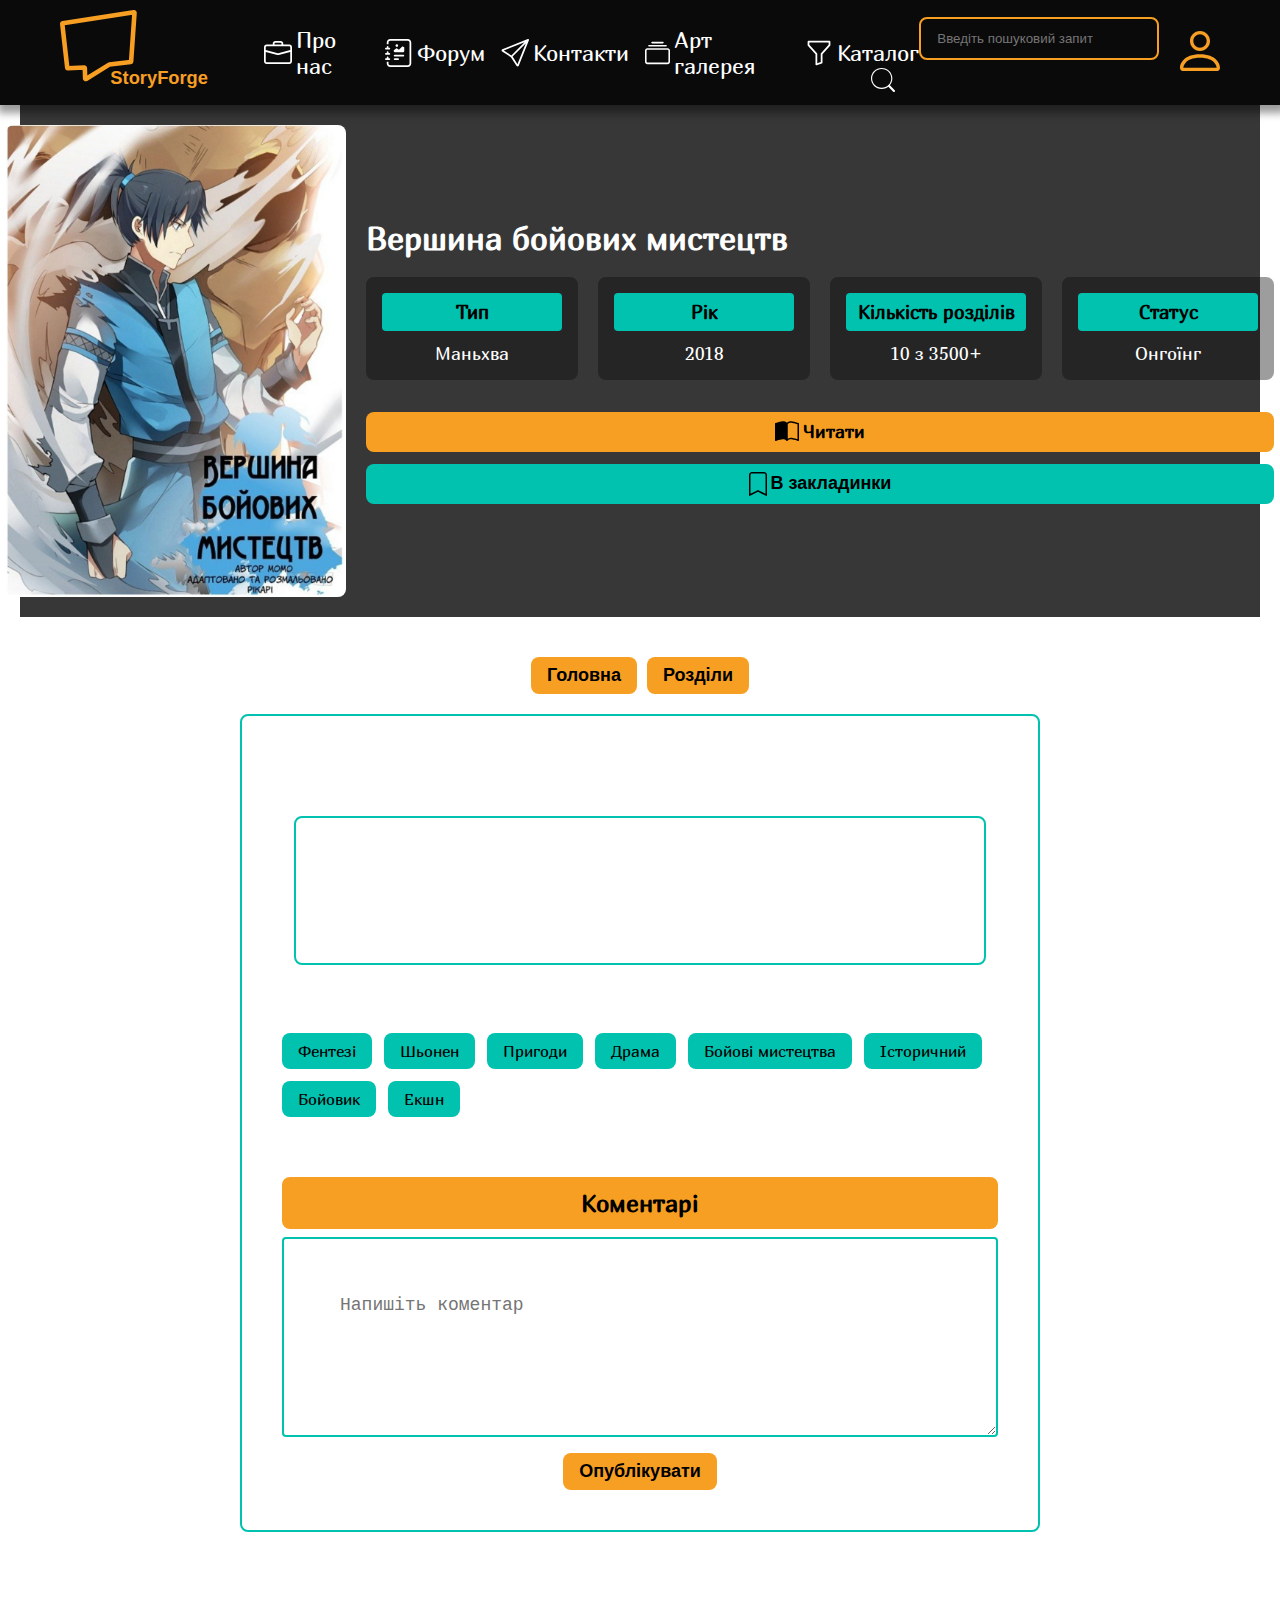
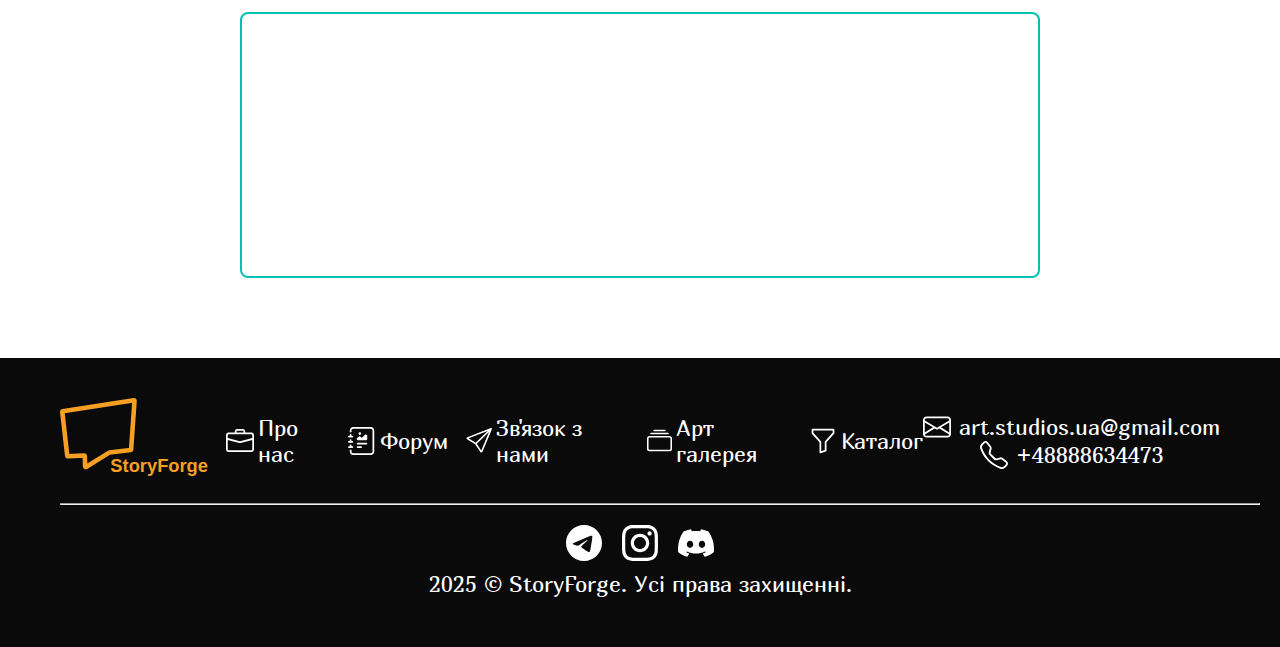
<file: manhua/martial-peak/page.html>
<!DOCTYPE html>
<html lang="uk">
<head>
    <meta charset="UTF-8">
    <meta name="viewport" content="width=device-width, initial-scale=1.0">
    <link rel="stylesheet" href="/css/general.css">
    <link rel="stylesheet" href="/css/page.css">
    <link class="favicon" rel="icon" type="image/svg+xml" href="/images/ui/logo-favicon.svg">
    <title>StoryForge - Вершина бойових мистецтв</title>
</head>
<body>
    <header class="header">
        <div class="container">
            <div class="header-content">
                <nav class="nav-site">
                    <div class="logo-site">
                        <a href="/index.html">
                            <picture>
                                <img src="/images/ui/logo-site.svg" alt="Логотип сайту">
                            </picture>
                        </a>
                    </div>
                    <ul class="nav-site-list">
                        <li>
                            <a href="/pages/about.html">
                                <img src="/images/ui/briefcase-white.svg" alt="Значок про нас">
                                <span>Про нас</span>
                            </a>
                        </li>
                        <li>
                            <a href="/pages/articles.html">
                                <img src="/images/ui/journal-richtext.svg" alt="Значок форуму">
                                <span>Форум</span>
                            </a>
                        </li>
                        <li>
                            <a href="/pages/contacs.html">
                                <img src="/images/ui/send.svg" alt="Значок контактів">
                                <span>Контакти</span>
                            </a>
                        </li>
                        <li>
                            <a href="/pages/gallery.html">
                                <img src="/images/ui/union.svg" alt="Значок галереї">
                                <span>Арт галерея</span></a>
                        </li>
                        <li><a href="/pages/katalog.html">
                                <img src="/images/ui/funnel.svg" alt="Значок каталогу">
                                <span>Каталог</span>
                            </a>
                        </li>
                    </ul>
                </nav>
                <nav class="nav-user">
                    <form action="#" method="get" class="search-form">
                        <fieldset>
                            <div class="search-box">
                                <input type="search" placeholder="Введіть пошуковий запит">
                                <img src="/images/ui/search-icon.svg" alt="Значок пошуку">
                            </div>
                        </fieldset>
                    </form>
                    <div class="user-box">
                        <a href="/pages/signin.html" class="btn-user-signin">
                            <img src="/images/ui/person.svg" alt="Значок Реєстрації">
                        </a>
                    </div>
                </nav>
            </div>
        </div>
    </header>
    <main>
        <div class="container">
            <section class="page-header">
                <div class="page-header-content">
                    <div class="story-poster">
                        <img src="/manhua/martial-peak/image/martial-peak-poster.webp" alt="Вершина бойових мистецтв постер">
                    </div>
                    <div class="page-header-content-div">
                        <h1 class="story-title">Вершина бойових мистецтв</h1>
                        <ul class="story-info-list">
                            <li>
                                <h3>Тип</h3>
                                <p>Маньхва</p>
                            </li>
                            <li>
                                <h3>Рік</h3>
                                <p>2018</p>
                            </li>
                            <li>
                                <h3>Кількість розділів</h3>
                                <p>10 з 3500+</p>
                            </li>
                            <li>
                                <h3>Статус</h3>
                                <p>Онгоїнг</p>
                            </li>
                        </ul>
                        <a href="/manhua/martial-peak/1-chapter.html" class="btn-reade-story">
                            <img src="/images/ui/book-half.svg" alt="Зображення розгорнотої книги">
                            <span>Читати</span>
                        </a>
                        <div class="bookmark-box">
                            <button onclick="openBookmarkList()" class="btn-bokmark-list">
                                <img src="/images/ui/bookmark-frame.svg" alt="Зображення закладки">
                                <span>В закладинки</span>
                            </button>
                            <ul class="bookmarks-list">
                                <li onclick="chanelBookmarkList()" class="chanel-btn">
                                    <button>
                                        <img src="/images/ui/x-circle.svg" alt="Скасовуючий значок">
                                    </button>
                                </li>
                                <li class="bookmark">
                                    <button>Читаю</button>
                                </li>
                                <li class="bookmark">
                                    <button>Читатиму</button>
                                </li>
                                <li class="bookmark">
                                    <button>Відкладено</button>
                                </li>
                                <li class="btn-delite-bokmark">
                                    <button>
                                        <img src="/images/ui/trash-fill.svg" alt="Значок видалення">
                                        <span>Видалити закладку</span>
                                    </button>
                                </li>
                            </ul>
                        </div>
                    </div>
                </div>
            </section>
            <section class="page-main">
                <div class="main-page-box-control">
                    <button onclick="openMainPageInfoBox()">Головна</button>
                    <button onclick="openStoryChaptersBox()">Розділи</button>
                </div>
                <div class="main-page-info-chapter-box">
                    <div class="main-page-content-chapter">
                        <h2>Сюжет:</h2>
                        <p class="story-description">
                            Шлях до вершини бойових мистецтв є самотній і довгий. Перед обличчям біди ви повинні вижити і залишатися непохитними. 
                            Тільки тоді ви зможете пробитися і продовжувати свій шлях, щоб стати найсильнішим. 
                            Небесний павільйон випробовує своїх учнів найжорсткішими способами, щоб підготувати їх до цієї подорожі.
                        </p>
                        <h2>Жанри:</h2>
                        <ul class="story-list-tag">
                            <li class="tag">Фентезі</li>
                            <li class="tag">Шьонен</li>
                            <li class="tag">Пригоди</li>
                            <li class="tag">Драма</li>
                            <li class="tag">Бойові мистецтва</li>
                            <li class="tag">Історичний</li>
                            <li class="tag">Бойовик</li>
                            <li class="tag">Екшн</li>
                        </ul>
                        <div class="users-comment-box">
                            <h2>Коментарі</h2>
                            <form action="#" method="post" class="form-comment">
                                <fieldset>
                                    <textarea name="user-comment" id="UserComment" placeholder="Напишіть коментар"></textarea>
                                    <button type="submit">Опублікувати</button>
                                </fieldset>
                            </form>
                        </div>
                    </div>
                    <div class="story-info-creators-box">
                        <ol class="story-info-creators-list">
                            <li>
                                <h4>Автор:</h4>
                                <p>Momo (莫默)</p>
                            </li>
                            <li>
                                <h4>Художник:</h4>
                                <p>Pikapi</p>
                            </li>
                            <li>
                                <h4>Автор перекладу</h4>
                                <p>Олекса Тіненко</p>
                            </li>
                        </ol>
                    </div>
                </div>
                <div class="story-chapters-box">
                    <h2>Розділи</h2>
                    <ol class="story-chapters-list">
                        <li class="chapter">
                            <a href="/manhua/martial-peak/1-chapter.html">
                                <img src="/manhua/martial-peak/image/1-chapter-img.jpg" alt="Значок розділу">
                                <h3>Розідл 1 - Учень який підмітає</h3>
                            </a>
                        </li>
                        <li class="chapter">
                            <a href="#">
                                <img src="/manhua/martial-peak/image/2-chapter-img.jpg" alt="Значок розділу">
                                <h3>Розділ 2 - Попри все йти в перед</h3>
                            </a>
                        </li>
                        <li class="chapter">
                            <a href="#">
                                <img src="/manhua/martial-peak/image/3-chapter-img.jpg" alt="Значок розділу">
                                <h3>Розділ 3 - 147 поразок</h3>
                            </a>
                        </li>
                    </ol>
                </div>
            </section>
        </div>
    </main>
    <footer class="footer">
        <div class="container">
            <div class="footer-content">
                <nav class="footer-nav-site">

                    <div class="footer-logo-site">
                        <a href="/index.html">
                            <picture>
                                <img src="/images/ui/logo-site.svg" alt="Логотип сайту">
                            </picture>
                        </a>
                    </div>

                    <ul class="footer-nav-site-list">
                        <li>
                            <a href="/pages/about.html">
                                <img src="/images/ui/briefcase-white.svg" alt="Значок про нас">
                                <span>Про нас</span>
                            </a>
                        </li>
                        <li>
                            <a href="/pages/articles.html">
                                <img src="/images/ui/journal-richtext.svg" alt="Значок форуму">
                                <span>Форум</span>
                            </a>
                        </li>
                        <li>
                            <a href="/pages/contacs.html">
                                <img src="/images/ui/send.svg" alt="Значок контактів">
                                <span>Зв'язок з нами</span>
                            </a>
                        </li>
                        <li>
                            <a href="/pages/gallery.html">
                                <img src="/images/ui/union.svg" alt="Значок галереї">
                                <span>Арт галерея</span></a>
                        </li>
                        <li><a href="/pages/katalog.html">
                                <img src="/images/ui/funnel.svg" alt="Значок каталогу">
                                <span>Каталог</span>
                            </a>
                        </li>
                    </ul>
                    <ul class="contacs-list">
                        <li>
                            <a href="mailto:art.studios.ua@gmail.com">
                                <img src="/images/ui/envelope.svg" alt="Значок електроної адреси">
                                <span>art.studios.ua@gmail.com</span>
                            </a>
                        </li>
                        <li>
                            <a href="tel:+48888634473">
                                <img src="/images/ui/telephone.svg" alt="Значок телефону">
                                <span>+48888634473</span>
                            </a>
                        </li>
                    </ul>
                </nav>
                <hr>
                <ul class="social-contacs-list">
                    <li>
                        <a href="#" target="_blank">
                            <img src="/images/ui/telegram.svg" alt="Логотип telegram">
                        </a>
                    </li>
                    <li>
                        <a href="#" target="_blank">
                            <img src="/images/ui/instagram.svg" alt="Логотип instagram">
                        </a>
                    </li>
                    <li>
                        <a href="#" target="_blank">
                            <img src="/images/ui/discord.svg" alt="Логотип discord">
                        </a>
                    </li>
                </ul>
                <p class="footer-info-p">
                    2025 &copy; StoryForge. Усі права захищенні.
            </div>
        </div>
    </footer>
    <script src="/js/general.js"></script>
</body>
</html>
</file>
<file: css/general.css>
@import url('https://fonts.googleapis.com/css2?family=Covered+By+Your+Grace&family=Marmelad&family=PT+Sans+Narrow:wght@400;700&family=Ubuntu+Sans:ital,wght@0,100..800;1,100..800&display=swap');

* {
    box-sizing: border-box;
    margin: 0;
    padding: 0;
}

img {
    margin: 0;
    padding: 0;
}

p {
    margin: 0;
    padding: 0;
}

h1,
h2,
h3,
h4,
h5 {
    margin: 0;
    padding: 0;
}
p{
    margin: 0;
    padding: 0;
}
ul {
    list-style: none;
    margin: 0;
    padding: 0;
}
ol{
    list-style: none;
}
img{
    padding: 0;
    margin: 0;
}
button{
    cursor: pointer;
    border: none;
}
a {
    text-decoration: none;
    color: inherit;
}
fieldset{
    border: none;
}

.favicon {
    width: 28px;
}

body {
    font-family: "Marmelad", sans-serif;
    color: #fff;
    padding: 0;
    margin: 0;

}

.container {
    width: min(100% - 40px , 1340px);
    margin-inline: auto;
}

header {
    color: #fff;
    background-color: #0b0a0b;
    box-shadow: 2px 4px 8px 4px rgba(0, 0, 0, 0.4);
    position: relative;
    z-index: 1000; 
}

.header-content {
    display: flex;
    justify-content: space-between;
    align-items: center;
    padding: 10px 40px;
}

.nav-site {
    display: flex;
    align-items: center;
}

.logo-site {
    display: flex;
    justify-content: center;
}

.logo-site img {
    width: 148px;
}
.nav-site-list{
    display: flex;
    align-items: center;
    margin-left: 40px;
}
.nav-site-list li a{
    display: flex;
    justify-content: center;
    align-items: center;
    margin-left:  16px;
    gap: 4px;
    font-size: 22px;
}
.nav-site-list li a img{
    width: 28px;
}
.nav-user{
    display: flex;
    justify-content: center;
    align-items: center;
}
.search-form{
    display: block;
    justify-content: center;
    align-items: center;
}
.search-form fieldset{
    border: none;
}
.search-box input{
   border: 2px solid #f79f23; 
   width: 240px;
   outline: none;
   background: none;
   padding: 12px 16px;
   border-radius: 8px;
   color: #fff;
}
::-webkit-search-cancel-button{
    margin-right: 38px;
}
.search-box img{
    width: 24px;
    position: relative;
    transform: translate(-48px , 8px);
}
/* .user-box{
    margin-left: 8px;
} */
.user-box a img{
    width: 40px;
}

.footer{
    color: #fff;
    background-color: #0b0a0b;  
}
.footer-content {
    padding: 40px;
    display: block;
    margin: 0 auto;
    justify-content: center;
    align-items: center;
}
.footer-nav-site {
    display: flex;
    justify-content: space-evenly;
    align-items: center;
}
.footer-logo-site img{
    width: 148px;
}
.footer-nav-site-list{
    display: flex;
    justify-content: center;
    align-items: center;
}
.footer-nav-site-list li a{
    display: flex;
    justify-content: center;
    align-items: center;
    gap: 4px;
    margin-left: 18px;
    font-size: 22px;
}
.footer-nav-site-list li a img{
    width: 28px;
}
.contacs-list li a{
    display: flex;
    justify-content: center;
    align-items: center;
    font-size: 22px;
    gap: 8px;
}
.contacs-list li a img{
    width: 28px;
}
.footer-content hr{
    display: flex;
    justify-content: center;
    margin: 0 auto;
    margin-top: 20px;
    width: 1200px;
}
.social-contacs-list{
    margin-top: 20px;
    display: flex;
    justify-content: center;
    align-items: center;
    gap: 20px;
}
.social-contacs-list li a{
    display: flex;
    justify-content: center;
    align-items: center;
}
.social-contacs-list li a img{
    width: 36px;
}
.footer-info-p{
    margin: 10px;
    display: flex;
    justify-content: center;
    font-size: 22px;
}
</file>
<file: css/about.css>
body{
  background-color: #373737;
}
.main{
    margin-bottom: 40px;
}
.about-box-section-1,
.about-box-section-3{
    width: 800px;
    margin-top: 40px;
    margin-left: 40px;
    background-color: #0b0a0b;
    padding: 40px;
    border-left: 12px solid #01c2af;
    border-radius: 4px 2px 2px 4px;
}

.about-box-section-1 div h1{
    display: flex;
    justify-content: center;
    font-size: 38px;
}
.about-box-section-contacs p,
.about-box-section-1 div p, 
.about-box-section-2 p{
    display: flex;
    justify-content: center;
    text-align: justify;
    font-size: 20px;
    margin-top: 20px;
}
.about-box-section-4,
.about-box-section-2{
    width: 800px;
    background-color: #0b0a0b;
    padding: 40px;
    display: flex;
    justify-self: flex-end;
    margin-top: 40px;
    margin-right: 40px;
    border-right: 12px solid #f79f23;
    border-radius: 2px 4px 4px 2px;
}
.about-box-section-4 div{
    width: 800px;
}
.about-box-section-contacs h2,
.about-box-section-3 h2,
.about-box-section-2 h2,
.about-box-section-4 h2{
    display: flex;
    justify-content: center;
    font-size: 26px;
}
.about-box-section-4 ul,
.about-box-section-3 ul,
.about-box-section-2 ul{
    margin-top: 20px;
    list-style: disc;
}
.about-box-section-4 ul li,
.about-box-section-3 ul li,
.about-box-section-2 ul li{
    margin-top: 8px;
    font-size: 18px;
}

.about-box-section-contacs{
    display: flex;
    justify-content: center;
    margin: 0 auto;
    width: 800px;
    margin-top: 40px;
    background-color: #0b0a0b;
    padding: 40px;
    border-bottom: 12px solid #01c2af;
    border-radius: 2px 2px 4px 4px;
}
.contact-btn{
    background-color: #f79f23;
    color: #0b0a0b;
    display: flex;
    justify-content: center;
    margin: 0 auto;
    margin-top: 16px;
    border-radius: 4px;
    font-size: 18px;
    font-weight: 600;
    width: 160px;
    padding: 8px 16px;
}
</file>
<file: css/contacts.css>
body{
    background-color: #373737;
}
fieldset{
    border: none;
}
h1{
    margin-top: 80px;
    display: flex; 
    justify-content: center;
}
p{
    display: flex;
    justify-content: center;
    text-align: center;
    font-size: 18px;
    margin-top: 10px;
}
.form-feadback-box{
    width: 400px;
    margin: 0 auto;
    margin-top: 40px;
    margin-bottom: 80px;
    padding: 40px 20px;
    border: 1px solid #fff;
    border-radius: 8px;
}
.form-feadback-box input{
    border: 1px solid #fff;
    border-radius: 4px;
    background: none;
    padding: 12px ;
    width: 340px;
    display: flex;
    justify-content: center;
    margin: 0 auto;
    margin-top: 16px;
    color: #f79f23;
    transition: border-color, 0.8s;
    outline: none;
}
.form-feadback-box input:hover{
    border-color: #FB6212;
}
.form-feadback-box input:active{
    border-color: #FB6212;
}
.form-feadback-box input::placeholder{
    color:#fff;
    font-family: "Marmelad" , sans-serif;
}
.form-feadback-box button[type="submit"]{
    display: flex;
    justify-content: center;
    margin: 0 auto;
    width: 340px;
    margin-top: 20px;
    padding: 12px;
    font-size: 18px;
    font-weight: 600;
    border-radius: 12px;
    background-color: #ffa500;
    border: none;
    transition: backgroud-color, 0.8s;
    cursor: pointer;
}
.form-feadback-box button:hover{
    background-color: #ff8c00;
}

.form-feadback-box textarea{
    margin-top: 20px;
    width: 360px;
    height: 200px;
    background: none;
    padding: 20px;
    color: #f79f23;
    border: 1px solid #fff;
    border-radius: 4px;
}
.form-feadback-box textarea:hover{
    border-color: #FB6212;
}
.form-feadback-box textarea:active{
    border-color: #FB6212;
}
.form-feadback-box textarea::placeholder{
    padding: 20px;
    color:#fff;
    font-family: "Marmelad" , sans-serif;
}
</file>
<file: css/signin.css>
*{
    box-sizing: border-box;
}
body{
    color:#fff;
    font-family: "Marmelad", sans-serif;
    background-color: #000;
}
fieldset{
    border: none;
    display: grid;
    justify-content: center;
}
.container{
    margin: 0 auto;
    max-width: 100%;
    margin: 0;
    padding: 0;
}
.login-form-box{
    width: 400px;
    margin: 0 auto;
    margin-top: 40px;
    padding: 40px 20px;
    border: 1px solid #fff;
    border-radius: 8px;
}

.register-form-box {
    display: none;
    width: 400px;
    margin: 0 auto;
    margin-top: 40px;
    padding: 40px 20px;
    border: 1px solid #fff;
    border-radius: 8px;
}
.logo-site img{
    width: 180px;
    display: flex;
    justify-content: center;
    margin: 0 auto;
}
.login-form,
.register-form{
    display: flex;
    flex-direction: column;
}
label{
    color: #000;
}
input{
    border: 1px solid #fff;
    border-radius: 4px;
    background: none;
    padding: 12px ;
    width: 340px;
    display: flex;
    justify-content: center;
    margin: 0 auto;
    margin-top: 16px;
    color: #f79f23;
    transition: border-color, 0.8s;
    outline: none;
}
input:hover{
    border-color: #FB6212;
}
input:active{
    border-color: #FB6212;
}
input::placeholder{
    color:#fff;
    font-family: "Marmelad" , sans-serif;
}
button[type="submit"]{
    display: flex;
    justify-content: center;
    margin: 0 auto;
    width: 340px;
    margin-top: 20px;
    padding: 12px;
    font-size: 18px;
    font-weight: 600;
    border-radius: 12px;
    background-color: #ffa500;
    border: none;
    transition: backgroud-color, 0.8s;
    cursor: pointer;
}
button:hover{
    background-color: #ff8c00;
}
a{
    color: #ffa500;
    transition: color 0.8s;
    text-decoration: none;
}
a:hover{
    color: #ff8c00;
}
.register-form p{
    text-align: center;
    padding: 0;
    margin: 0;
    margin-top: 10px;
}
.controller-btn{
    margin-top: 16px;
    display: flex;
    justify-content: center;
    align-items: center;
    border: 1px solid #fff;
    padding: 8px;
}
.controller-btn button{
    background: none;
    color: #ffa500;
    border: none;
    align-items: center;
    font-size: 17px;
    cursor: pointer;
    transition: color 0.8s;
}
.controller-btn button:hover{
    color: #ff8c00;
}
</file>
<file: css/chapter.css>
.home-page-story-box img{
    width: 44px;
}
.nav-site h1{
    font-size: 22px;
    margin-left: 12px;
}
.nav-story,
.nav-story a{
    display: flex;
    align-items: center;
    gap: 8px;
    font-size: 18px;
    font-weight: 600;
}
.chapter-page-list li img{
    display: flex;
    justify-content: center;
    margin: 0 auto;
}
.footer-chapter-story{
    width: 800px;
    display: flex;
    justify-content: center;
    margin: 0 auto;
    align-items: center;
    background-color: #0b0a0b;
    padding: 20px 40px;
    border-radius: 0px 0px 8px 8px;
    margin-bottom: 80px;
}
.btn-nav-header,
.like-btn{
    color: #000;
    display: flex;
    justify-content: center;
    align-items: center;
    background-color: #f79f23;
    border-radius: 8px;
    padding: 8px 16px;
    gap: 8px;
    font-size: 18px;
    font-weight: 600;
}
.btn-nav-header{
    margin-left: 20px;
}
.like-btn img{
    width: 24px;
}
.footer-nav-story a,
.footer-nav-story{
    display: flex;
    justify-content: center;
    align-items: center;
    gap: 34px;
    font-size: 18px;
    font-weight: 600;
}
</file>
<file: css/page.css>
.page-header{
    background-color: #373737;
}
.page-header-content{
    width: 800px;
    margin: 0 auto;
    display: flex;
    justify-content: center;
    align-items: center;
}
.page-header-content-div{
    margin-left: 20px;
}
.story-poster{
    display: block;
    margin: 0 auto;
    width: 340px;
    margin-top: 20px;
    margin-bottom: 20px;
}
.story-poster img{
    display: flex;
    justify-content: center;
    width: 340px;
    border-radius: 8px;
}
.story-info-list{
    margin-top: 20px;
    display: flex;
    gap: 20px;
}
.story-info-list li{
    background-color: rgba(11, 10, 11, 0.4);
    padding: 16px;
    border-radius: 8px;
}
.story-info-list h3{
    width: 180px;
    background-color: #01c2af;
    color: #000;
    display: flex;
    justify-content: center;
    padding: 8px;
    border-radius: 4px;
}
.story-info-list p{
    margin-top: 12px;
    display: flex;
    justify-content: center;
    font-size: 18px;
}
.btn-reade-story{
    display: flex;
    justify-content: center;
    margin: 0 auto;
    margin-top: 32px;
    align-items: center;
    padding: 8px 16px;
    background-color: #f79f23;
    gap: 4px;
    border-radius: 8px;
    font-size: 18px;
    color: #000;
    font-weight: 600;
}
.btn-reade-story img{
    width: 24px;
}

.btn-bokmark-list{
    width: 100%;
    margin-top: 12px;
    display: flex;
    justify-content: center;
    align-items: center;
    padding: 8px 24px;
    border-radius: 8px;
    background-color: #01c2af;
    gap: 4px;
    z-index: 4;
    color: #000;
    font-size: 18px;
    font-weight: 600;
    border: none;
}
.btn-bokmark-list img{
    width: 18px;
}
.bookmarks-list{
    margin-top: -8px;
    width: 908px;
    display: none;
    position: absolute;
    z-index: 3;
    border-radius: 0px 0px 8px 8px;
    background-color: #01c2af46;
    padding: 60px 20px 20px 20px;
}
.bookmark button{
    display: flex;
    justify-content: center;
    font-size: 18px;
    font-weight: 600;
    width: 100%;
    padding: 8px;
    color: #fff;
    border-bottom:2px solid #000;
    background: none;
}
.chanel-btn button{
    display: flex;
    justify-content: center;
    background: none;
    position: absolute;
    background-color: #f79f23;
    padding: 4px;
    border-radius: 90px;
    top: 28px;
    right: 34px;

}
.chanel-btn img{
    width: 28px;
}
.btn-delite-bokmark button{
    display: flex;
    justify-content: center;
    align-items: center;
    gap: 8px;
    margin: 0 auto;
    margin-top: 12px;
    font-weight: 600;
    background-color: #f79f23;
    padding: 8px;
    border-radius: 8px;
}
.btn-delite-bokmark button img{
    width: 18px;
}
.main-page-box-control{
    display: flex;
    justify-content: center;
    align-items: center;
    margin-top: 40px;
    gap: 10px;
}
.main-page-box-control button{
    background-color: #f79f23;
    padding: 8px 16px;
    font-size: 18px;
    font-weight: 600;
    border-radius: 8px;
}
/* .page-main{
    display: block;
    margin: 0 auto;
} */
.main-page-info-chapter-box{
    width: 800px;
    display: block;
    margin: 0 auto;
}
.main-page-content-chapter{
    margin-top: 20px;
    width: 800px;
    border: 2px solid #01c2af;
    border-radius: 8px;
    padding: 40px;
    margin-bottom: 80px;
}
.main-page-content-chapter h2{
    margin-top: 20px;
}
.story-description{
    margin: 12px;
    font-size: 18px;
    border: 2px solid #01c2af;
    border-radius: 8px;
    padding: 20px;
}
.story-list-tag{
    margin-top: 20px;
    display: flex;
    align-items: center;
    flex-wrap: wrap;
    gap: 12px;
}
.tag{
    background-color: #01c2af;
    color: #000;
    padding: 8px 16px;
    border-radius: 8px;
}
.users-comment-box h2{
    margin-top: 60px;
    display: flex;
    justify-content: center;
    background-color: #f79f23;
    padding: 12px;
    border-radius: 8px;
    color: #000;
    z-index: 2;
    position: relative;
}
.form-comment textarea{
    width: 100%;
    height: 200px;
    padding: 40px;
    margin-top: 8px;
    border: 2px solid #01c2af;
    background: none;
    font-size: 18px;
    border-radius: 4px;
    color: #fff;
}

.form-comment textarea:hover{
    border:2px solid #f79f23;
}
.form-comment textarea::placeholder{
    padding: 16px;
    font-size: 18px;
}
.form-comment button{
    display: flex;
    justify-content: center;
    margin: 0 auto;
    margin-top: 12px;
    background-color: #f79f23;
    font-size: 18px;
    font-weight: 600;
    padding: 8px 16px;
    border-radius: 8px;
}
.story-info-creators-box{
    margin-top: 20px;
    border:2px solid #01c2af;
    border-radius: 8px;
    padding: 40px;
    margin-bottom: 80px;
}
.story-info-creators-box li{
    margin-top: 12px;
}
.story-info-creators-box p{
    margin-top: 8px;
}
.story-chapters-box{
    display: none;
    justify-content: center;
    width: 1000px;
    margin: 0 auto;
    margin-top: 80px;
    margin-bottom: 80px;
}
.story-chapters-box h2{
    display: flex;
    justify-content: center;
    background-color: #01c2af;
    color: #000;
    padding: 16px;
    border-radius: 8px;
}
.story-chapters-list{
    display: block;
    margin: 0 auto;
}
.chapter a{
    display: flex;
    justify-content: start;
    align-items: center;
    gap: 12px;
}
.chapter{
    padding: 20px;
    margin-top: 12px;
    border-left: 2px solid #01c2af;
    border-bottom: 2px solid #01c2af;
    border-radius: 8px;
}
.chapter a img{
    width: 120px;
    border-radius: 8px;
}
</file>
